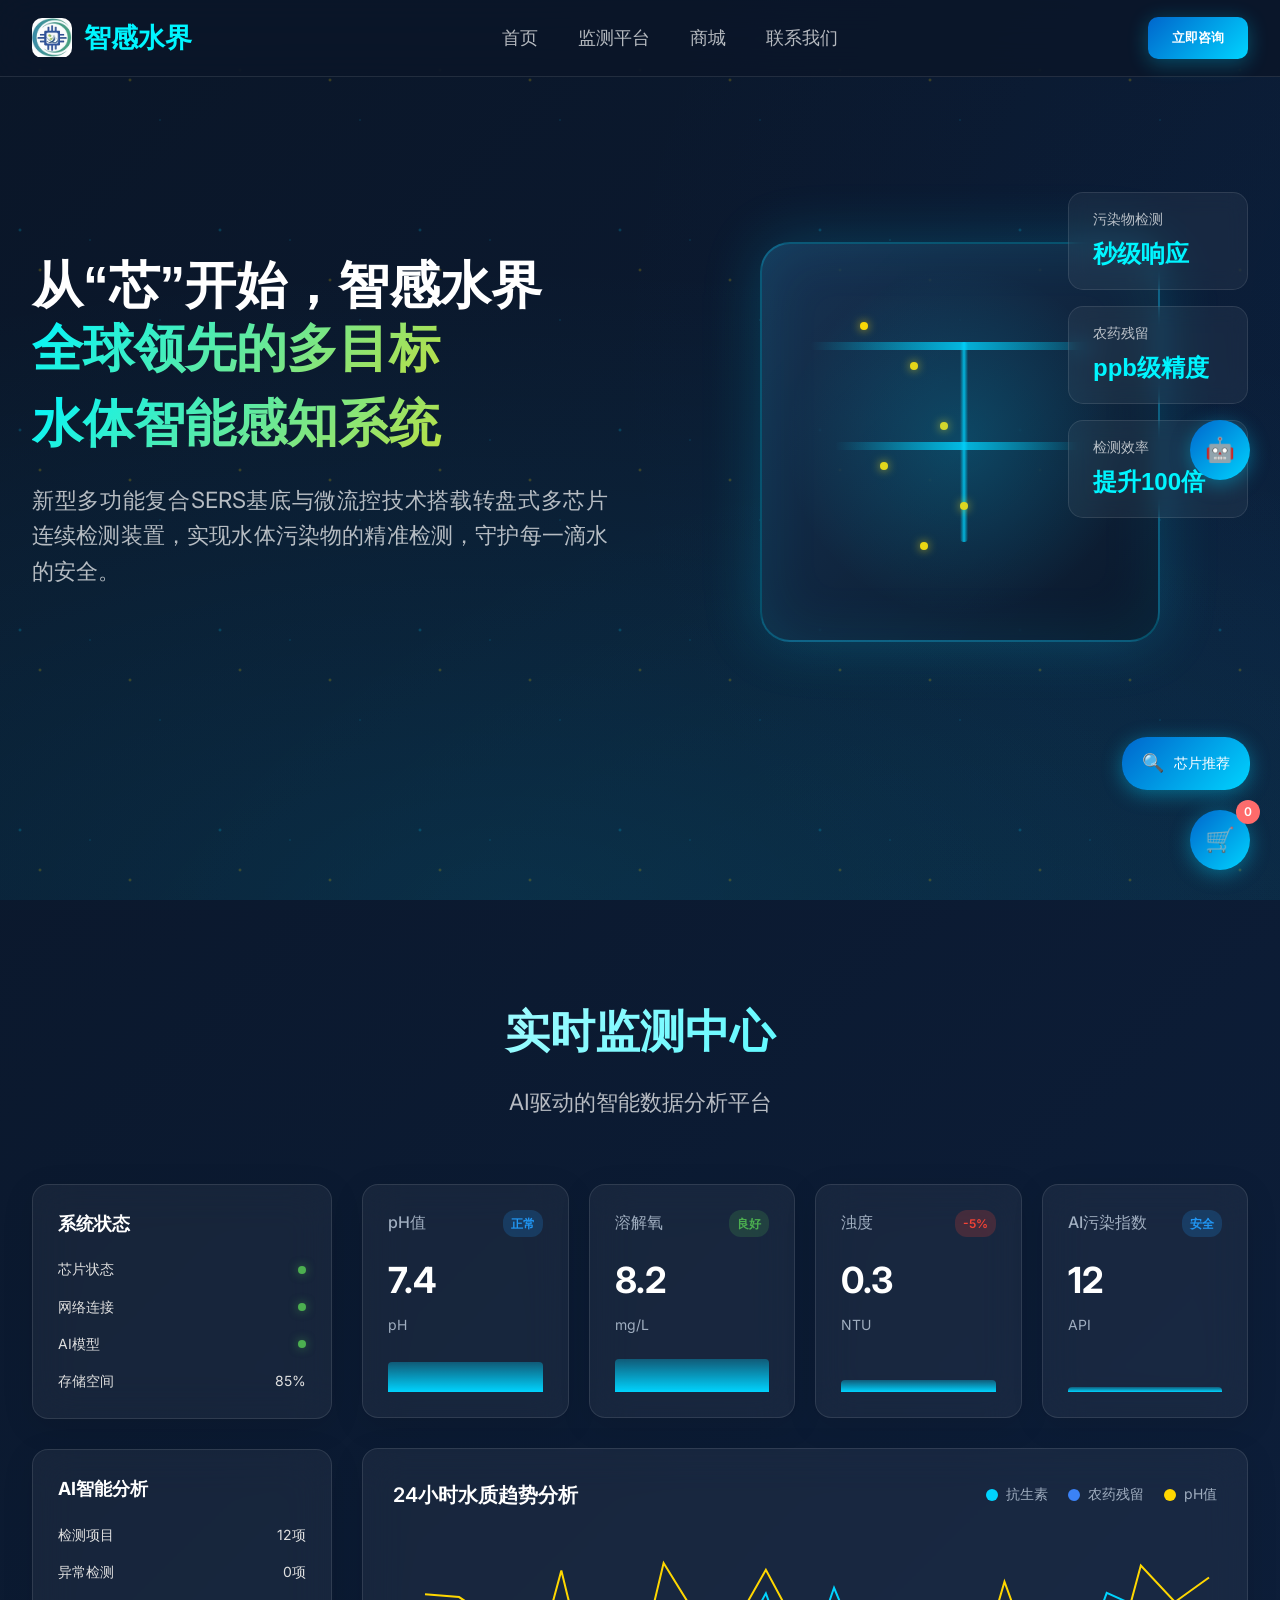
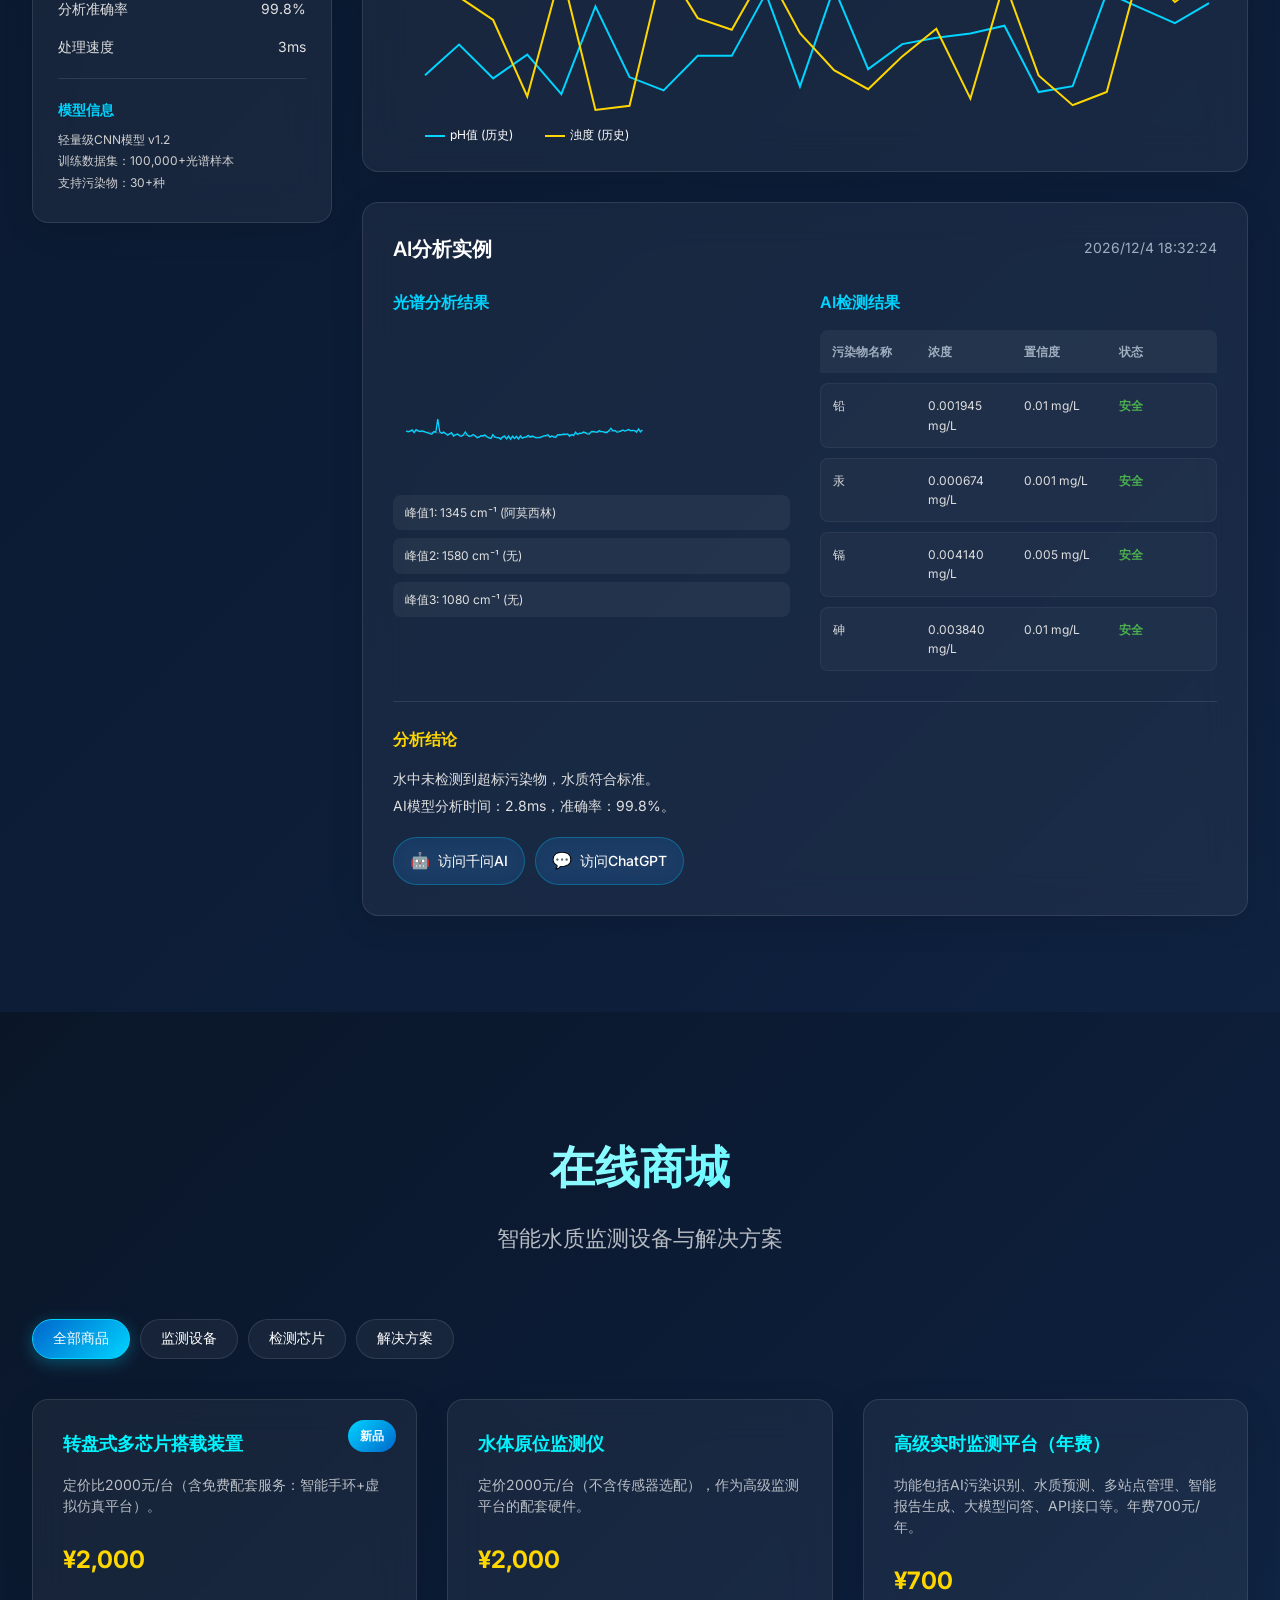
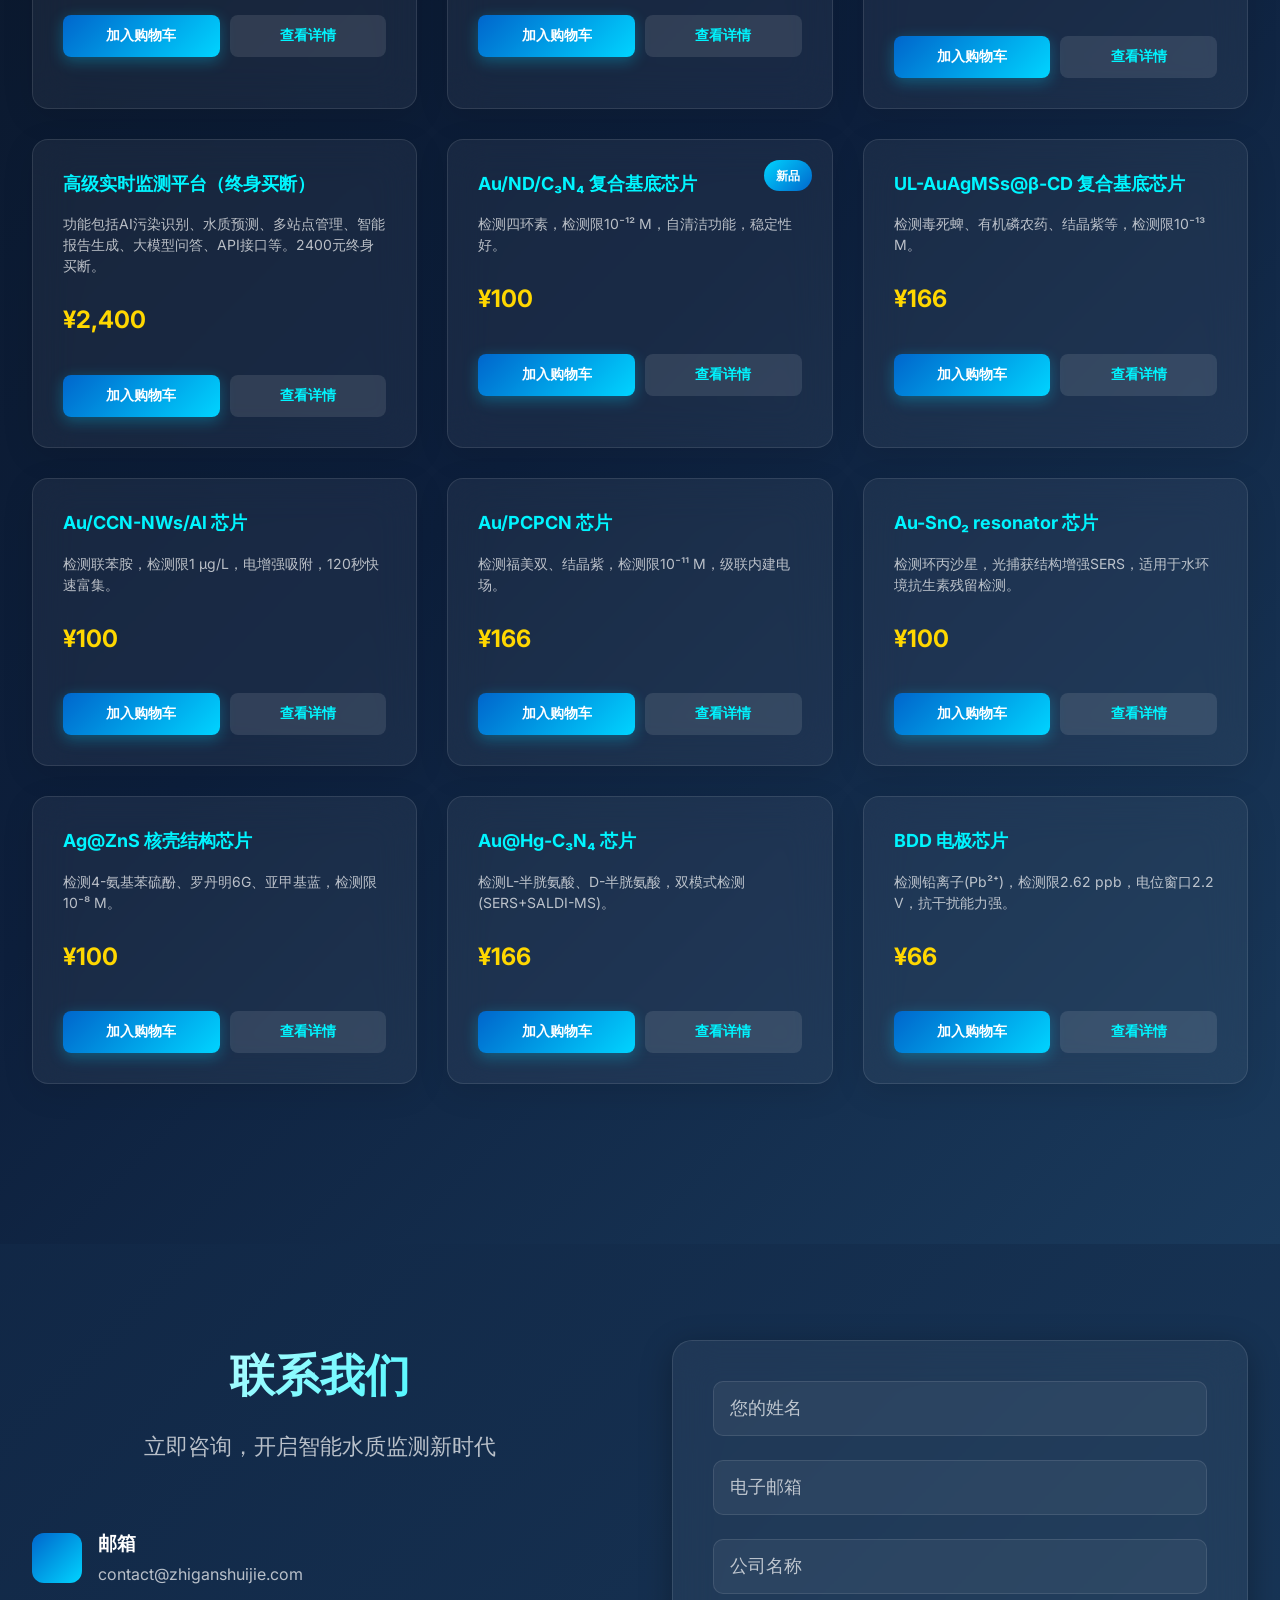
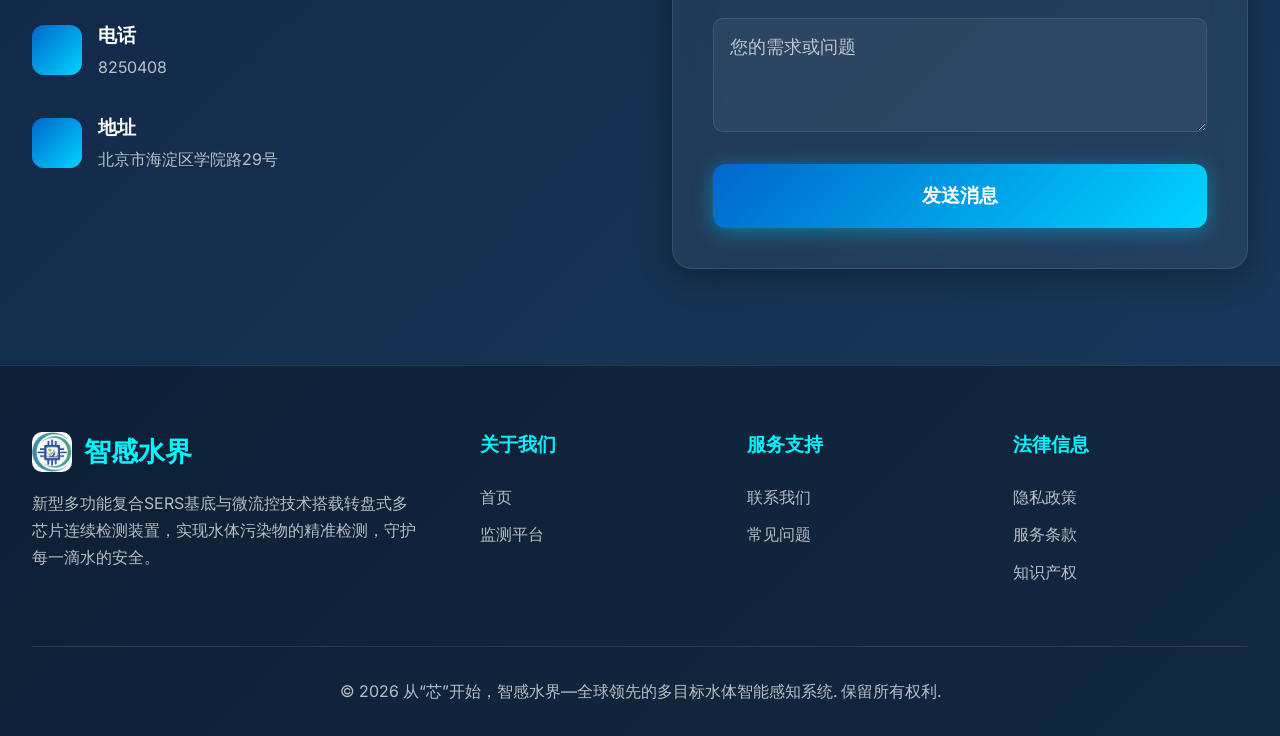
<file: index.html>
<!DOCTYPE html>
<html lang="zh-CN">
<head>
    <meta charset="UTF-8">
    <meta name="viewport" content="width=device-width, initial-scale=1.0">
    <title>从“芯”开始，智感水界—全球领先的多目标水体智能感知系统</title>
    <link rel="stylesheet" href="styles.css">
    <link href="https://fonts.googleapis.com/css2?family=Inter:wght@300;400;500;600;700;800&family=Noto+Sans+SC:wght@300;400;500;600;700;800&display=swap" rel="stylesheet">
</head>
<body>
    <!-- Navigation -->
    <nav class="navbar">
        <div class="nav-container">
            <div class="logo">
                <img src="图标.jpg" alt="质感水界" class="logo-icon">
                <span>智感水界</span>
            </div>
            <ul class="nav-menu">
                <li><a href="#home">首页</a></li>
                <li><a href="#dashboard">监测平台</a></li>
                <li><a href="#shop">商城</a></li>
                <li><a href="#contact">联系我们</a></li>
            </ul>
            <button class="cta-button">立即咨询</button>
        </div>
    </nav>

    <!-- Hero Section -->
    <section id="home" class="hero">
        <div class="hero-background">
            <div class="water-flow"></div>
            <div class="particles"></div>
        </div>
        
        <div class="hero-content">
            <div class="hero-text">
                <h1 class="hero-title">
                    <span class="title-line">从“芯”开始，智感水界</span>
                    <div class="highlight-container">
                        <span class="title-line highlight">全球领先的多目标</span>
                        <span class="title-line highlight">水体智能感知系统</span>
                    </div>
                </h1>
                <p class="hero-subtitle">
                    新型多功能复合SERS基底与微流控技术搭载转盘式多芯片连续检测装置，实现水体污染物的精准检测，守护每一滴水的安全。
                </p>
            </div>
            
            <div class="hero-visual">
                <div class="chip-container">
                    <div class="microfluidic-chip">
                        <div class="chip-base"></div>
                        <div class="liquid-channel channel-1"></div>
                        <div class="liquid-channel channel-2"></div>
                        <div class="liquid-channel channel-3"></div>
                        <div class="nanoparticle particle-1"></div>
                        <div class="nanoparticle particle-2"></div>
                        <div class="nanoparticle particle-3"></div>
                        <div class="nanoparticle particle-4"></div>
                        <div class="nanoparticle particle-5"></div>
                        <div class="nanoparticle particle-6"></div>
                        <div class="chip-glow"></div>
                    </div>
                    <div class="floating-data">
                        <div class="data-point">
                            <span class="data-label">污染物检测</span>
                            <span class="data-value">秒级响应</span>
                        </div>
                        <div class="data-point">
                            <span class="data-label">农药残留</span>
                            <span class="data-value">ppb级精度</span>
                        </div>
                        <div class="data-point">
                            <span class="data-label">检测效率</span>
                            <span class="data-value">提升100倍</span>
                        </div>
                    </div>
                </div>
            </div>
        </div>
    </section>

    <!-- Dashboard Section -->
    <section id="dashboard" class="dashboard">
        <div class="container">
            <h2 class="section-title">实时监测中心</h2>
            <p class="section-subtitle">AI驱动的智能数据分析平台</p>
            
            <div class="dashboard-content">
                <div class="dashboard-sidebar">
                    <div class="system-status glass-card">
                        <h3>系统状态</h3>
                        <div class="status-indicators">
                            <div class="status-item">
                                <span>芯片状态</span>
                                <span class="status-dot online"></span>
                            </div>
                            <div class="status-item">
                                <span>网络连接</span>
                                <span class="status-dot online"></span>
                            </div>
                            <div class="status-item">
                                <span>AI模型</span>
                                <span class="status-dot online"></span>
                            </div>
                            <div class="status-item">
                                <span>存储空间</span>
                                <span>85%</span>
                            </div>
                        </div>
                    </div>
                    
                    <div class="ai-analysis glass-card">
                        <h3>AI智能分析</h3>
                        <div class="analysis-result">
                            <div class="analysis-item">
                                <span>检测项目</span>
                                <span>12项</span>
                            </div>
                            <div class="analysis-item">
                                <span>异常检测</span>
                                <span>0项</span>
                            </div>
                            <div class="analysis-item">
                                <span>分析准确率</span>
                                <span>99.8%</span>
                            </div>
                            <div class="analysis-item">
                                <span>处理速度</span>
                                <span>3ms</span>
                            </div>
                        </div>
                        <div class="ai-model-info">
                            <h4>模型信息</h4>
                            <p>轻量级CNN模型 v1.2</p>
                            <p>训练数据集：100,000+光谱样本</p>
                            <p>支持污染物：30+种</p>
                        </div>
                    </div>
                </div>
                
                <div class="dashboard-main">
                    <div class="metrics-grid">
                        <div class="metric-card glass-card">
                            <div class="metric-header">
                                <span class="metric-title">pH值</span>
                                <span class="metric-trend stable">正常</span>
                            </div>
                            <div class="metric-value">7.4</div>
                            <div class="metric-unit">pH</div>
                            <div class="metric-chart">
                                <div class="chart-bar" style="height: 74%"></div>
                            </div>
                        </div>
                        
                        <div class="metric-card glass-card">
                            <div class="metric-header">
                                <span class="metric-title">溶解氧</span>
                                <span class="metric-trend positive">良好</span>
                            </div>
                            <div class="metric-value">8.2</div>
                            <div class="metric-unit">mg/L</div>
                            <div class="metric-chart">
                                <div class="chart-bar" style="height: 82%"></div>
                            </div>
                        </div>
                        
                        <div class="metric-card glass-card">
                            <div class="metric-header">
                                <span class="metric-title">浊度</span>
                                <span class="metric-trend negative">-5%</span>
                            </div>
                            <div class="metric-value">0.3</div>
                            <div class="metric-unit">NTU</div>
                            <div class="metric-chart">
                                <div class="chart-bar" style="height: 30%"></div>
                            </div>
                        </div>
                        
                        <div class="metric-card glass-card">
                            <div class="metric-header">
                                <span class="metric-title">AI污染指数</span>
                                <span class="metric-trend stable">安全</span>
                            </div>
                            <div class="metric-value">12</div>
                            <div class="metric-unit">API</div>
                            <div class="metric-chart">
                                <div class="chart-bar" style="height: 12%"></div>
                            </div>
                        </div>
                    </div>
                    
                    <div class="main-chart glass-card">
                        <div class="chart-header">
                            <h4>24小时水质趋势分析</h4>
                            <div class="chart-legend">
                                <span class="legend-item"><span class="legend-dot cyan"></span>抗生素</span>
                                <span class="legend-item"><span class="legend-dot blue"></span>农药残留</span>
                                <span class="legend-item"><span class="legend-dot gold"></span>pH值</span>
                            </div>
                        </div>
                        <div class="chart-area">
                            <svg class="chart-svg" viewBox="0 0 800 200">
                                <defs>
                                    <linearGradient id="gradient1" x1="0%" y1="0%" x2="0%" y2="100%">
                                        <stop offset="0%" style="stop-color:#00d4ff;stop-opacity:0.3" />
                                        <stop offset="100%" style="stop-color:#00d4ff;stop-opacity:0" />
                                    </linearGradient>
                                </defs>
                                <path class="chart-path" d="M0,150 Q100,100 200,120 T400,80 T600,100 T800,60" fill="none" stroke="#00d4ff" stroke-width="2"/>
                                <path class="chart-area-fill" d="M0,150 Q100,100 200,120 T400,80 T600,100 T800,60 L800,200 L0,200 Z" fill="url(#gradient1)"/>
                            </svg>
                        </div>
                    </div>
                    
                    <!-- AI Analysis Example Section -->
                    <div class="ai-analysis-example glass-card">
                        <div class="analysis-header">
                            <h4>AI分析实例</h4>
                            <span class="analysis-time">2026-12-20 19:45:30</span>
                        </div>
                        <div class="analysis-content">
                            <div class="spectral-analysis">
                                <h5>光谱分析结果</h5>
                                <div class="spectrum-chart">
                                    <svg class="spectrum-svg" viewBox="0 0 600 150">
                                        <path class="spectrum-path" d="M0,100 Q50,80 100,90 T200,70 T300,85 T400,60 T500,75 T600,50" fill="none" stroke="#ffd700" stroke-width="2"/>
                                        <path class="spectrum-baseline" d="M0,120 L600,120" stroke="#666" stroke-width="1" stroke-dasharray="5,5"/>
                                    </svg>
                                </div>
                                <div class="spectral-peaks">
                                    <span class="peak">峰值1: 1345 cm⁻¹ (阿莫西林)</span>
                                    <span class="peak">峰值2: 1580 cm⁻¹ (无)</span>
                                    <span class="peak">峰值3: 1080 cm⁻¹ (无)</span>
                                </div>
                            </div>
                            <div class="ai-detection-results">
                                <h5>AI检测结果</h5>
                                <div class="detection-table">
                                    <div class="table-header">
                                        <span>污染物名称</span>
                                        <span>浓度</span>
                                        <span>置信度</span>
                                        <span>状态</span>
                                    </div>
                                    <div class="table-row">
                                        <span>阿莫西林</span>
                                        <span>0.02 mg/L</span>
                                        <span>99.8%</span>
                                        <span class="status-safe">安全</span>
                                    </div>
                                    <div class="table-row">
                                        <span>四环素</span>
                                        <span>未检测到</span>
                                        <span>-</span>
                                        <span class="status-safe">安全</span>
                                    </div>
                                    <div class="table-row">
                                        <span>农药残留</span>
                                        <span>未检测到</span>
                                        <span>-</span>
                                        <span class="status-safe">安全</span>
                                    </div>
                                    <div class="table-row">
                                        <span>重金属</span>
                                        <span>未检测到</span>
                                        <span>-</span>
                                        <span class="status-safe">安全</span>
                                    </div>
                                </div>
                            </div>
                        </div>
                        <div class="analysis-conclusion">
                            <h5>分析结论</h5>
                            <p>水样中检测到低浓度阿莫西林（0.02 mg/L），低于国家标准限量（0.05 mg/L），水质安全。</p>
                            <p>AI模型分析时间：2.8ms，准确率：99.8%。</p>
                            <div class="ai-assistant-links">
                                <a href="https://qianwen.aliyun.com/" target="_blank" class="ai-link-button">
                                    <span class="ai-icon">🤖</span>
                                    访问千问AI
                                </a>
                                <a href="https://chat.openai.com/" target="_blank" class="ai-link-button">
                                    <span class="ai-icon">💬</span>
                                    访问ChatGPT
                                </a>
                            </div>
                        </div>
                    </div>
                </div>
            </div>
        </div>
    </section>

    <!-- Shop Section -->
    <section id="shop" class="shop">
        <div class="container">
            <h2 class="section-title">在线商城</h2>
            <p class="section-subtitle">智能水质监测设备与解决方案</p>
            
            <div class="shop-content">
                <!-- Shop Categories -->
                <div class="shop-categories">
                    <button class="category-btn active" data-category="all">全部商品</button>
                    <button class="category-btn" data-category="equipment">监测设备</button>
                    <button class="category-btn" data-category="chips">检测芯片</button>
                    <button class="category-btn" data-category="solutions">解决方案</button>
                </div>
                
                <!-- Products Grid -->
                <div class="products-grid">
                    <!-- Product 1 -->
                    <div class="product-card glass-card" data-category="equipment">
                        <div class="product-info">
                            <div class="product-badge new">新品</div>
                            <h3 class="product-title">转盘式多芯片搭载装置</h3>
                            <p class="product-description">定价比2000元/台（含免费配套服务：智能手环+虚拟仿真平台）。</p>
                            <div class="product-price">¥2,000</div>
                            <div class="product-actions">
                                <button class="add-to-cart" data-id="1">加入购物车</button>
                                <button class="view-details" data-id="1">查看详情</button>
                            </div>
                        </div>
                    </div>
                    
                    <!-- Product 2 -->
                    <div class="product-card glass-card" data-category="equipment">
                        <div class="product-info">
                            <h3 class="product-title">水体原位监测仪</h3>
                            <p class="product-description">定价2000元/台（不含传感器选配），作为高级监测平台的配套硬件。</p>
                            <div class="product-price">¥2,000</div>
                            <div class="product-actions">
                                <button class="add-to-cart" data-id="2">加入购物车</button>
                                <button class="view-details" data-id="2">查看详情</button>
                            </div>
                        </div>
                    </div>
                    
                    <!-- Product 3 -->
                    <div class="product-card glass-card" data-category="solutions">
                        <div class="product-info">
                            <h3 class="product-title">高级实时监测平台（年费）</h3>
                            <p class="product-description">功能包括AI污染识别、水质预测、多站点管理、智能报告生成、大模型问答、API接口等。年费700元/年。</p>
                            <div class="product-price">¥700</div>
                            <div class="product-actions">
                                <button class="add-to-cart" data-id="3">加入购物车</button>
                                <button class="view-details" data-id="3">查看详情</button>
                            </div>
                        </div>
                    </div>
                    
                    <!-- Product 4 -->
                    <div class="product-card glass-card" data-category="solutions">
                        <div class="product-info">
                            <h3 class="product-title">高级实时监测平台（终身买断）</h3>
                            <p class="product-description">功能包括AI污染识别、水质预测、多站点管理、智能报告生成、大模型问答、API接口等。2400元终身买断。</p>
                            <div class="product-price">¥2,400</div>
                            <div class="product-actions">
                                <button class="add-to-cart" data-id="4">加入购物车</button>
                                <button class="view-details" data-id="4">查看详情</button>
                            </div>
                        </div>
                    </div>
                    
                    <!-- Chip Products -->
                    <!-- Chip 1 -->
                    <div class="product-card glass-card" data-category="chips">
                        <div class="product-info">
                            <div class="product-badge new">新品</div>
                            <h3 class="product-title">Au/ND/C₃N₄ 复合基底芯片</h3>
                            <p class="product-description">检测四环素，检测限10⁻¹² M，自清洁功能，稳定性好。</p>
                            <div class="product-price">¥100</div>
                            <div class="product-actions">
                                <button class="add-to-cart" data-id="5">加入购物车</button>
                                <button class="view-details" data-id="5">查看详情</button>
                            </div>
                        </div>
                    </div>
                    
                    <!-- Chip 2 -->
                    <div class="product-card glass-card" data-category="chips">
                        <div class="product-info">
                            <h3 class="product-title">UL-AuAgMSs@β-CD 复合基底芯片</h3>
                            <p class="product-description">检测毒死蜱、有机磷农药、结晶紫等，检测限10⁻¹³ M。</p>
                            <div class="product-price">¥166</div>
                            <div class="product-actions">
                                <button class="add-to-cart" data-id="6">加入购物车</button>
                                <button class="view-details" data-id="6">查看详情</button>
                            </div>
                        </div>
                    </div>
                    
                    <!-- Chip 3 -->
                    <div class="product-card glass-card" data-category="chips">
                        <div class="product-info">
                            <h3 class="product-title">Au/CCN-NWs/Al 芯片</h3>
                            <p class="product-description">检测联苯胺，检测限1 μg/L，电增强吸附，120秒快速富集。</p>
                            <div class="product-price">¥100</div>
                            <div class="product-actions">
                                <button class="add-to-cart" data-id="7">加入购物车</button>
                                <button class="view-details" data-id="7">查看详情</button>
                            </div>
                        </div>
                    </div>
                    
                    <!-- Chip 4 -->
                    <div class="product-card glass-card" data-category="chips">
                        <div class="product-info">
                            <h3 class="product-title">Au/PCPCN 芯片</h3>
                            <p class="product-description">检测福美双、结晶紫，检测限10⁻¹¹ M，级联内建电场。</p>
                            <div class="product-price">¥166</div>
                            <div class="product-actions">
                                <button class="add-to-cart" data-id="8">加入购物车</button>
                                <button class="view-details" data-id="8">查看详情</button>
                            </div>
                        </div>
                    </div>
                    
                    <!-- Chip 5 -->
                    <div class="product-card glass-card" data-category="chips">
                        <div class="product-info">
                            <h3 class="product-title">Au-SnO₂ resonator 芯片</h3>
                            <p class="product-description">检测环丙沙星，光捕获结构增强SERS，适用于水环境抗生素残留检测。</p>
                            <div class="product-price">¥100</div>
                            <div class="product-actions">
                                <button class="add-to-cart" data-id="9">加入购物车</button>
                                <button class="view-details" data-id="9">查看详情</button>
                            </div>
                        </div>
                    </div>
                    
                    <!-- Chip 6 -->
                    <div class="product-card glass-card" data-category="chips">
                        <div class="product-info">
                            <h3 class="product-title">Ag@ZnS 核壳结构芯片</h3>
                            <p class="product-description">检测4-氨基苯硫酚、罗丹明6G、亚甲基蓝，检测限10⁻⁸ M。</p>
                            <div class="product-price">¥100</div>
                            <div class="product-actions">
                                <button class="add-to-cart" data-id="10">加入购物车</button>
                                <button class="view-details" data-id="10">查看详情</button>
                            </div>
                        </div>
                    </div>
                    
                    <!-- Chip 7 -->
                    <div class="product-card glass-card" data-category="chips">
                        <div class="product-info">
                            <h3 class="product-title">Au@Hg-C₃N₄ 芯片</h3>
                            <p class="product-description">检测L-半胱氨酸、D-半胱氨酸，双模式检测(SERS+SALDI-MS)。</p>
                            <div class="product-price">¥166</div>
                            <div class="product-actions">
                                <button class="add-to-cart" data-id="11">加入购物车</button>
                                <button class="view-details" data-id="11">查看详情</button>
                            </div>
                        </div>
                    </div>
                    
                    <!-- Chip 8 -->
                    <div class="product-card glass-card" data-category="chips">
                        <div class="product-info">
                            <h3 class="product-title">BDD 电极芯片</h3>
                            <p class="product-description">检测铅离子(Pb²⁺)，检测限2.62 ppb，电位窗口2.2 V，抗干扰能力强。</p>
                            <div class="product-price">¥66</div>
                            <div class="product-actions">
                                <button class="add-to-cart" data-id="12">加入购物车</button>
                                <button class="view-details" data-id="12">查看详情</button>
                            </div>
                        </div>
                    </div>
                </div>
                
                <!-- Shopping Cart -->
                <div class="shopping-cart glass-card">
                    <div class="cart-header">
                        <h3>购物车</h3>
                        <button class="cart-close">×</button>
                    </div>
                    <div class="cart-items" id="cartItems">
                        <div class="cart-empty">
                            <p>购物车为空</p>
                        </div>
                    </div>
                    <div class="cart-summary">
                        <div class="cart-total">
                            <span>总计：</span>
                            <span class="total-price">¥0</span>
                        </div>
                        <button class="checkout-btn">结算</button>
                    </div>
                </div>
                
                <!-- Chip Recommendation System -->
                <div class="chip-recommendation glass-card">
                    <div class="recommendation-header">
                        <h3>芯片智能推荐</h3>
                        <button class="recommendation-close">×</button>
                    </div>
                    <div class="recommendation-content">
                        <div class="pollutants-selection">
                            <h4>选择需要监测的污染物</h4>
                            <div class="pollutants-list">
                                <div class="pollutant-item">
                                    <input type="checkbox" id="pollutant-1" value="tetracycline">
                                    <label for="pollutant-1">四环素 (Tetracycline)</label>
                                </div>
                                <div class="pollutant-item">
                                    <input type="checkbox" id="pollutant-2" value="chlorpyrifos">
                                    <label for="pollutant-2">毒死蜱 (CPF)</label>
                                </div>
                                <div class="pollutant-item">
                                    <input type="checkbox" id="pollutant-3" value="crystal-violet">
                                    <label for="pollutant-3">结晶紫 (CV)</label>
                                </div>
                                <div class="pollutant-item">
                                    <input type="checkbox" id="pollutant-4" value="methylene-blue">
                                    <label for="pollutant-4">亚甲基蓝 (MB)</label>
                                </div>
                                <div class="pollutant-item">
                                    <input type="checkbox" id="pollutant-5" value="methyl-orange">
                                    <label for="pollutant-5">甲基橙 (MO)</label>
                                </div>
                                <div class="pollutant-item">
                                    <input type="checkbox" id="pollutant-6" value="benzidine">
                                    <label for="pollutant-6">联苯胺 (Benzidine)</label>
                                </div>
                                <div class="pollutant-item">
                                    <input type="checkbox" id="pollutant-7" value="thiram">
                                    <label for="pollutant-7">福美双 (Thiram)</label>
                                </div>
                                <div class="pollutant-item">
                                    <input type="checkbox" id="pollutant-8" value="ciprofloxacin">
                                    <label for="pollutant-8">环丙沙星 (Ciprofloxacin)</label>
                                </div>
                                <div class="pollutant-item">
                                    <input type="checkbox" id="pollutant-9" value="4-atp">
                                    <label for="pollutant-9">4-氨基苯硫酚 (4-ATP)</label>
                                </div>
                                <div class="pollutant-item">
                                    <input type="checkbox" id="pollutant-10" value="rhodamine-6g">
                                    <label for="pollutant-10">罗丹明6G (R6G)</label>
                                </div>
                                <div class="pollutant-item">
                                    <input type="checkbox" id="pollutant-11" value="cysteine">
                                    <label for="pollutant-11">半胱氨酸 (Cysteine)</label>
                                </div>
                                <div class="pollutant-item">
                                    <input type="checkbox" id="pollutant-12" value="lead">
                                    <label for="pollutant-12">铅离子 (Pb²⁺)</label>
                                </div>
                            </div>
                        </div>
                        <button class="recommend-btn" id="recommendBtn">获取推荐</button>
                        <div class="recommendation-results" id="recommendationResults">
                            <h4>推荐芯片</h4>
                            <div class="recommendation-empty">
                                <p>请选择污染物并点击获取推荐</p>
                            </div>
                        </div>
                    </div>
                </div>
                
                <!-- Cart Button -->
                <div class="cart-button" id="cartButton">
                    <span class="cart-icon">🛒</span>
                    <span class="cart-count" id="cartCount">0</span>
                </div>
                
                <!-- Chip Recommendation Button -->
                <div class="recommendation-button" id="recommendationButton">
                    <span class="recommendation-icon">🔍</span>
                    <span class="recommendation-text">芯片推荐</span>
                </div>
            </div>
        </div>
    </section>

    <!-- Product Detail Modal -->
    <div class="product-modal" id="productModal">
        <div class="modal-content glass-card">
            <div class="modal-header">
                <h3 id="modalTitle">产品详情</h3>
                <button class="modal-close" id="modalClose">×</button>
            </div>
            <div class="modal-body">
                <div class="product-detail-content">
                    <div class="product-detail-info">
                        <h4 id="modalProductName">产品名称</h4>
                        <div class="product-detail-table">
                            <table>
                                <tr>
                                    <th>编号</th>
                                    <td id="modalProductId"></td>
                                </tr>
                                <tr>
                                    <th>检测对象</th>
                                    <td id="modalDetectionTarget"></td>
                                </tr>
                                <tr>
                                    <th>污染物类别</th>
                                    <td id="modalPollutantType"></td>
                                </tr>
                                <tr>
                                    <th>检测限</th>
                                    <td id="modalDetectionLimit"></td>
                                </tr>
                                <tr>
                                    <th>关键性能指标</th>
                                    <td id="modalKeyFeatures"></td>
                                </tr>
                            </table>
                        </div>
                        <div class="product-detail-price" id="modalPrice"></div>
                        <div class="product-detail-actions">
                            <button class="add-to-cart-modal" id="modalAddToCart">加入购物车</button>
                        </div>
                    </div>
                </div>
            </div>
        </div>
    </div>

    <!-- Contact Section -->
    <section id="contact" class="contact">
        <div class="container">
            <div class="contact-content">
                <div class="contact-info">
                    <h2 class="section-title">联系我们</h2>
                    <p class="section-subtitle">立即咨询，开启智能水质监测新时代</p>
                    
                    <div class="contact-details">
                        <div class="contact-item">
                            <div class="contact-icon"></div>
                            <div>
                                <h4>邮箱</h4>
                                <p>contact@zhiganshuijie.com</p>
                            </div>
                        </div>
                        <div class="contact-item">
                            <div class="contact-icon"></div>
                            <div>
                                <h4>电话</h4>
                                <p>8250408</p>
                            </div>
                        </div>
                        <div class="contact-item">
                            <div class="contact-icon"></div>
                            <div>
                                <h4>地址</h4>
                                <p>北京市海淀区学院路29号</p>
                            </div>
                        </div>
                    </div>
                </div>
                
                <div class="contact-form glass-card">
                    <form>
                        <div class="form-group">
                            <input type="text" placeholder="您的姓名" required>
                        </div>
                        <div class="form-group">
                            <input type="email" placeholder="电子邮箱" required>
                        </div>
                        <div class="form-group">
                            <input type="text" placeholder="公司名称" required>
                        </div>
                        <div class="form-group">
                            <textarea placeholder="您的需求或问题" rows="4" required></textarea>
                        </div>
                        <button type="submit" class="submit-button">发送消息</button>
                    </form>
                </div>
            </div>
        </div>
    </section>

    <!-- Footer -->
    <footer class="footer">
        <div class="container">
            <div class="footer-content">
                <div class="footer-brand">
                    <div class="logo">
                        <img src="图标.jpg" alt="智感水界" class="logo-icon">
                        <span>智感水界</span>
                    </div>
                    <p>新型多功能复合SERS基底与微流控技术搭载转盘式多芯片连续检测装置，实现水体污染物的精准检测，守护每一滴水的安全。</p>
                </div>
                
                <div class="footer-links">
                    <div class="link-column">
                        <h4>关于我们</h4>
                        <a href="#home">首页</a>
                        <a href="#dashboard">监测平台</a>
                    </div>
                    <div class="link-column">
                        <h4>服务支持</h4>
                        <a href="#contact">联系我们</a>
                        <a href="#">常见问题</a>
                    </div>
                    <div class="link-column">
                        <h4>法律信息</h4>
                        <a href="#">隐私政策</a>
                        <a href="#">服务条款</a>
                        <a href="#">知识产权</a>
                    </div>
                </div>
            </div>
            
            <div class="footer-bottom">
                <p>&copy; 2026 从“芯”开始，智感水界—全球领先的多目标水体智能感知系统. 保留所有权利.</p>
            </div>
        </div>
    </footer>

    <script src="api_client.js"></script>
    <script src="script.js"></script>
    
    <!-- AI Assistant -->
    <div class="ai-assistant-container">
        <div class="ai-assistant-button" id="aiAssistantButton">
            <span class="ai-icon">🤖</span>
        </div>
        <div class="ai-assistant-panel" id="aiAssistantPanel">
            <div class="ai-assistant-header">
                <h3>AI智能助手</h3>
                <button class="ai-assistant-close" id="aiAssistantClose">×</button>
            </div>
            <div class="ai-assistant-messages" id="aiAssistantMessages">
                <div class="ai-message">
                    <div class="message-content">
                        <p>你好！我是智感水界的AI助手，有什么可以帮助你的吗？</p>
                    </div>
                </div>
            </div>
            <div class="ai-assistant-input">
                <input type="text" id="aiAssistantInput" placeholder="请输入你的问题...">
                <button id="aiAssistantSubmit">发送</button>
            </div>
        </div>
    </div>
</body>
</html>
</file>
<file: styles.css>
/* Reset and Base Styles */
* {
    margin: 0;
    padding: 0;
    box-sizing: border-box;
}

/* AI Assistant Links */
.ai-assistant-links {
    display: flex;
    gap: 10px;
    margin-top: 20px;
    flex-wrap: wrap;
}

.ai-link-button {
    display: flex;
    align-items: center;
    gap: 8px;
    padding: 10px 16px;
    background: rgba(0, 102, 204, 0.2);
    backdrop-filter: blur(10px);
    border: 1px solid rgba(0, 212, 255, 0.3);
    border-radius: 25px;
    color: var(--text-primary);
    text-decoration: none;
    font-size: 14px;
    font-weight: 500;
    transition: all 0.3s ease;
}

.ai-link-button:hover {
    background: rgba(0, 102, 204, 0.4);
    border-color: var(--cyan);
    box-shadow: 0 4px 16px rgba(0, 212, 255, 0.3);
    transform: translateY(-2px);
}

.ai-icon {
    font-size: 16px;
}

/* Responsive adjustments for AI links */
@media (max-width: 768px) {
    .ai-assistant-links {
        flex-direction: column;
    }
    
    .ai-link-button {
        justify-content: center;
    }
}

:root {
    --primary-blue: #0066cc;
    --deep-navy: #0a1628;
    --navy-dark: #0d1f3c;
    --navy-light: #1a3a5c;
    --cyan: #00d4ff;
    --cyan-light: #00f5ff;
    --gold: #ffd700;
    --gold-light: #ffed4a;
    --white: #ffffff;
    --glass-bg: rgba(255, 255, 255, 0.05);
    --glass-border: rgba(255, 255, 255, 0.1);
    --text-primary: #ffffff;
    --text-secondary: rgba(255, 255, 255, 0.7);
}

body {
    font-family: 'Inter', -apple-system, BlinkMacSystemFont, sans-serif;
    background: linear-gradient(135deg, var(--deep-navy) 0%, var(--navy-dark) 50%, var(--navy-light) 100%);
    color: var(--text-primary);
    overflow-x: hidden;
    min-height: 100vh;
    line-height: 1.6;
}

/* Glassmorphism Effect */
.glass-card {
    background: var(--glass-bg);
    backdrop-filter: blur(20px);
    -webkit-backdrop-filter: blur(20px);
    border: 1px solid var(--glass-border);
    border-radius: 20px;
    box-shadow: 0 8px 32px rgba(0, 0, 0, 0.3);
    transition: all 0.3s ease;
}

.glass-card:hover {
    background: rgba(255, 255, 255, 0.08);
    border-color: rgba(255, 255, 255, 0.2);
    box-shadow: 0 12px 48px rgba(0, 102, 204, 0.2);
}

/* Navigation */
.navbar {
    position: fixed;
    top: 0;
    left: 0;
    right: 0;
    z-index: 1000;
    background: rgba(10, 22, 40, 0.8);
    backdrop-filter: blur(20px);
    border-bottom: 1px solid var(--glass-border);
    padding: 1rem 0;
}

.nav-container {
    max-width: 1400px;
    margin: 0 auto;
    padding: 0 2rem;
    display: flex;
    justify-content: space-between;
    align-items: center;
}

.logo {
    display: flex;
    align-items: center;
    gap: 0.75rem;
    font-family: 'Orbitron', sans-serif;
    font-size: 1.7rem;
    font-weight: 700;
    color: var(--cyan-light);
}

.logo-icon {
    width: 40px;
    height: 40px;
    border-radius: 10px;
    object-fit: contain;
}

.nav-menu {
    display: flex;
    list-style: none;
    gap: 2.5rem;
}

.nav-menu a {
    color: var(--text-secondary);
    text-decoration: none;
    font-weight: 500;
    font-size: 1.1rem;
    transition: color 0.3s ease;
    position: relative;
}

.nav-menu a::after {
    content: '';
    position: absolute;
    bottom: -5px;
    left: 0;
    width: 0;
    height: 2px;
    background: var(--cyan);
    transition: width 0.3s ease;
}

.nav-menu a:hover {
    color: var(--cyan-light);
}

.nav-menu a:hover::after {
    width: 100%;
}

.cta-button {
    background: linear-gradient(135deg, var(--primary-blue), var(--cyan));
    color: var(--white);
    border: none;
    padding: 0.75rem 1.5rem;
    border-radius: 10px;
    font-weight: 600;
    cursor: pointer;
    transition: all 0.3s ease;
    box-shadow: 0 4px 20px rgba(0, 212, 255, 0.3);
}

.cta-button:hover {
    transform: translateY(-2px);
    box-shadow: 0 6px 30px rgba(0, 212, 255, 0.5);
}

/* Hero Section */
.hero {
    min-height: 100vh;
    display: flex;
    align-items: center;
    position: relative;
    padding-top: 80px;
    overflow: hidden;
}

.hero-background {
    position: absolute;
    top: 0;
    left: 0;
    right: 0;
    bottom: 0;
    z-index: -1;
}

.water-flow {
    position: absolute;
    width: 200%;
    height: 200%;
    background: 
        radial-gradient(ellipse at 20% 50%, rgba(0, 212, 255, 0.1) 0%, transparent 50%),
        radial-gradient(ellipse at 80% 20%, rgba(0, 102, 204, 0.1) 0%, transparent 50%),
        radial-gradient(ellipse at 40% 80%, rgba(0, 245, 255, 0.05) 0%, transparent 50%);
    animation: waterFlow 20s ease-in-out infinite;
}

@keyframes waterFlow {
    0%, 100% { transform: translate(0, 0) rotate(0deg); }
    50% { transform: translate(-10%, -10%) rotate(5deg); }
}

.particles {
    position: absolute;
    width: 100%;
    height: 100%;
    background-image: 
        radial-gradient(2px 2px at 20px 30px, rgba(0, 212, 255, 0.3), transparent),
        radial-gradient(2px 2px at 40px 70px, rgba(255, 215, 0, 0.3), transparent),
        radial-gradient(1px 1px at 90px 40px, rgba(0, 212, 255, 0.3), transparent),
        radial-gradient(2px 2px at 130px 80px, rgba(255, 215, 0, 0.3), transparent),
        radial-gradient(1px 1px at 160px 120px, rgba(0, 212, 255, 0.3), transparent);
    background-size: 200px 200px;
    animation: particles 30s linear infinite;
}

@keyframes particles {
    0% { transform: translateY(0); }
    100% { transform: translateY(-200px); }
}

.hero-content {
    max-width: 1400px;
    margin: 0 auto;
    padding: 0 2rem;
    display: grid;
    grid-template-columns: 1fr 1fr;
    gap: 4rem;
    align-items: center;
}

.hero-text {
    animation: fadeInUp 1s ease-out;
}

@keyframes fadeInUp {
    from {
        opacity: 0;
        transform: translateY(30px);
    }
    to {
        opacity: 1;
        transform: translateY(0);
    }
}

.hero-title {
    font-family: 'Orbitron', sans-serif;
    font-size: 3.2rem;
    font-weight: 700;
    line-height: 1.2;
    margin-bottom: 1.5rem;
    max-width: 600px;
    text-align: justify;
}

.title-line {
    display: block;
    text-align: justify;
}

.highlight-container {
    display: flex;
    flex-direction: column;
    width: 100%;
    gap: 0.5rem;
}

.title-line.highlight {
    background: linear-gradient(135deg, var(--cyan-light), var(--gold));
    -webkit-background-clip: text;
    -webkit-text-fill-color: transparent;
    background-clip: text;
    text-align: justify;
    line-height: 1.3;
    margin: 0;
}

.hero-subtitle {
    font-size: 1.4rem;
    color: var(--text-secondary);
    line-height: 1.6;
    margin-bottom: 2.5rem;
    max-width: 600px;
    text-align: justify;
}

.hero-buttons {
    display: flex;
    gap: 1rem;
}

.primary-button {
    background: linear-gradient(135deg, var(--primary-blue), var(--cyan));
    color: var(--white);
    border: none;
    padding: 1.4rem 3rem;
    border-radius: 12px;
    font-size: 1.3rem;
    font-weight: 600;
    cursor: pointer;
    transition: all 0.3s ease;
    box-shadow: 0 4px 20px rgba(0, 212, 255, 0.4);
}

.primary-button:hover {
    transform: translateY(-3px);
    box-shadow: 0 8px 30px rgba(0, 212, 255, 0.6);
}

.secondary-button {
    background: transparent;
    color: var(--cyan-light);
    border: 2px solid var(--cyan);
    padding: 1.4rem 3rem;
    border-radius: 12px;
    font-size: 1.3rem;
    font-weight: 600;
    cursor: pointer;
    transition: all 0.3s ease;
}

.secondary-button:hover {
    background: rgba(0, 212, 255, 0.1);
    transform: translateY(-3px);
}

/* Microfluidic Chip Visual */
.hero-visual {
    position: relative;
    animation: fadeInRight 1s ease-out 0.3s backwards;
}

@keyframes fadeInRight {
    from {
        opacity: 0;
        transform: translateX(30px);
    }
    to {
        opacity: 1;
        transform: translateX(0);
    }
}

.chip-container {
    position: relative;
    width: 100%;
    height: 500px;
}

.microfluidic-chip {
    position: absolute;
    top: 50%;
    left: 50%;
    transform: translate(-50%, -50%);
    width: 400px;
    height: 400px;
}

.chip-base {
    position: absolute;
    width: 100%;
    height: 100%;
    background: linear-gradient(135deg, rgba(26, 58, 92, 0.8), rgba(10, 22, 40, 0.9));
    border-radius: 30px;
    border: 2px solid rgba(0, 212, 255, 0.3);
    box-shadow: 
        0 0 60px rgba(0, 212, 255, 0.2),
        inset 0 0 60px rgba(0, 212, 255, 0.1);
}

.liquid-channel {
    position: absolute;
    background: linear-gradient(90deg, transparent, var(--cyan), transparent);
    border-radius: 10px;
    opacity: 0.8;
    animation: liquidFlow 3s ease-in-out infinite;
}

.channel-1 {
    width: 300px;
    height: 8px;
    top: 100px;
    left: 50px;
    animation-delay: 0s;
}

.channel-2 {
    width: 8px;
    height: 200px;
    top: 100px;
    left: 200px;
    animation-delay: 1s;
}

.channel-3 {
    width: 250px;
    height: 8px;
    top: 200px;
    left: 75px;
    animation-delay: 2s;
}

@keyframes liquidFlow {
    0%, 100% { opacity: 0.4; }
    50% { opacity: 1; }
}

.nanoparticle {
    position: absolute;
    width: 20px;
    height: 20px;
    background: radial-gradient(circle, var(--gold-light), var(--gold));
    border-radius: 50%;
    box-shadow: 
        0 0 20px var(--gold),
        0 0 40px rgba(255, 215, 0, 0.5),
        0 0 60px rgba(255, 215, 0, 0.3);
    animation: particleGlow 2s ease-in-out infinite;
}

.particle-1 { top: 80px; left: 100px; animation-delay: 0s; }
.particle-2 { top: 120px; left: 150px; animation-delay: 0.3s; }
.particle-3 { top: 180px; left: 180px; animation-delay: 0.6s; }
.particle-4 { top: 220px; left: 120px; animation-delay: 0.9s; }
.particle-5 { top: 260px; left: 200px; animation-delay: 1.2s; }
.particle-6 { top: 300px; left: 160px; animation-delay: 1.5s; }

@keyframes particleGlow {
    0%, 100% { 
        transform: scale(1);
        box-shadow: 
            0 0 20px var(--gold),
            0 0 40px rgba(255, 215, 0, 0.5),
            0 0 60px rgba(255, 215, 0, 0.3);
    }
    50% { 
        transform: scale(1.2);
        box-shadow: 
            0 0 30px var(--gold),
            0 0 60px rgba(255, 215, 0, 0.7),
            0 0 90px rgba(255, 215, 0, 0.5);
    }
}

.chip-glow {
    position: absolute;
    top: 50%;
    left: 50%;
    transform: translate(-50%, -50%);
    width: 350px;
    height: 350px;
    background: radial-gradient(circle, rgba(0, 212, 255, 0.2), transparent 70%);
    animation: chipPulse 4s ease-in-out infinite;
}

@keyframes chipPulse {
    0%, 100% { opacity: 0.5; transform: translate(-50%, -50%) scale(1); }
    50% { opacity: 1; transform: translate(-50%, -50%) scale(1.1); }
}

.floating-data {
    position: absolute;
    top: 0;
    right: 0;
    display: flex;
    flex-direction: column;
    gap: 1rem;
}

.data-point {
    background: var(--glass-bg);
    backdrop-filter: blur(10px);
    border: 1px solid var(--glass-border);
    border-radius: 15px;
    padding: 1rem 1.5rem;
    min-width: 180px;
    animation: floatIn 0.5s ease-out backwards;
}

.data-point:nth-child(1) { animation-delay: 0.5s; }
.data-point:nth-child(2) { animation-delay: 0.7s; }
.data-point:nth-child(3) { animation-delay: 0.9s; }

@keyframes floatIn {
    from {
        opacity: 0;
        transform: translateX(20px);
    }
    to {
        opacity: 1;
        transform: translateX(0);
    }
}

.data-label {
    display: block;
    font-size: 0.85rem;
    color: var(--text-secondary);
    margin-bottom: 0.25rem;
}

.data-value {
    display: block;
    font-family: 'Orbitron', sans-serif;
    font-size: 1.5rem;
    font-weight: 700;
    color: var(--cyan-light);
}

/* Section Styles */
section {
    padding: 6rem 0;
    position: relative;
}

.container {
    max-width: 1400px;
    margin: 0 auto;
    padding: 0 2rem;
}

.section-title {
    font-family: 'Orbitron', sans-serif;
    font-size: 2.8rem;
    font-weight: 700;
    text-align: center;
    margin-bottom: 1rem;
    background: linear-gradient(135deg, var(--white), var(--cyan-light));
    -webkit-background-clip: text;
    -webkit-text-fill-color: transparent;
    background-clip: text;
}

.section-subtitle {
    text-align: center;
    color: var(--text-secondary);
    font-size: 1.4rem;
    margin-bottom: 4rem;
}

/* Technology Section */
.tech-grid {
    display: grid;
    grid-template-columns: repeat(auto-fit, minmax(280px, 1fr));
    gap: 2rem;
}

.tech-card {
    padding: 2.5rem;
    text-align: center;
}

.tech-icon {
    width: 80px;
    height: 80px;
    margin: 0 auto 1.5rem;
    display: flex;
    align-items: center;
    justify-content: center;
}

.icon-circle {
    width: 60px;
    height: 60px;
    border-radius: 50%;
    background: linear-gradient(135deg, var(--gold), var(--gold-light));
    box-shadow: 0 0 30px rgba(255, 215, 0, 0.5);
}

.icon-circle.cyan {
    background: linear-gradient(135deg, var(--cyan), var(--cyan-light));
    box-shadow: 0 0 30px rgba(0, 212, 255, 0.5);
}

.icon-circle.blue {
    background: linear-gradient(135deg, var(--primary-blue), var(--cyan));
    box-shadow: 0 0 30px rgba(0, 102, 204, 0.5);
}

.icon-circle.purple {
    background: linear-gradient(135deg, #9b59b6, #8e44ad);
    box-shadow: 0 0 30px rgba(155, 89, 182, 0.5);
}

.tech-card h3 {
    font-family: 'Orbitron', sans-serif;
    font-size: 1.3rem;
    margin-bottom: 1rem;
    color: var(--cyan-light);
}

.tech-card p {
    color: var(--text-secondary);
    line-height: 1.6;
    font-size: 0.95rem;
}

/* Products Section */
.products {
    padding: 100px 0;
    background: linear-gradient(135deg, rgba(0, 20, 40, 0.8), rgba(0, 40, 80, 0.6));
}

.products-layout {
    display: grid;
    grid-template-columns: 2fr 1fr;
    gap: 30px;
    margin-top: 50px;
}

.product-main {
    display: grid;
    grid-template-columns: 1fr 1fr;
    gap: 30px;
    padding: 40px;
}

.product-image {
    display: flex;
    align-items: center;
    justify-content: center;
}

.chip-illustration {
    width: 200px;
    height: 200px;
    position: relative;
}

.chip-body {
    width: 100%;
    height: 100%;
    background: linear-gradient(135deg, #1a1a2e, #16213e);
    border-radius: 20px;
    border: 2px solid rgba(0, 212, 255, 0.3);
    position: relative;
    overflow: hidden;
}

.chip-circuits {
    position: absolute;
    top: 50%;
    left: 50%;
    transform: translate(-50%, -50%);
    width: 80%;
    height: 80%;
}

.chip-circuits::before {
    content: '';
    position: absolute;
    top: 0;
    left: 50%;
    transform: translateX(-50%);
    width: 2px;
    height: 100%;
    background: linear-gradient(to bottom, transparent, #00d4ff, transparent);
}

.chip-circuits::after {
    content: '';
    position: absolute;
    top: 50%;
    left: 0;
    transform: translateY(-50%);
    width: 100%;
    height: 2px;
    background: linear-gradient(to right, transparent, #00d4ff, transparent);
}

.chip-nano {
    position: absolute;
    top: 50%;
    left: 50%;
    transform: translate(-50%, -50%);
    width: 60px;
    height: 60px;
    background: radial-gradient(circle, #ffd700, #ff8c00);
    border-radius: 50%;
    box-shadow: 0 0 30px rgba(255, 215, 0, 0.5);
    animation: pulse 2s ease-in-out infinite;
}

.product-content h3 {
    font-size: 2rem;
    color: var(--cyan-light);
    margin-bottom: 1rem;
    font-weight: 700;
}

.product-desc {
    color: var(--text-secondary);
    margin-bottom: 1.5rem;
    line-height: 1.6;
    font-size: 1.1rem;
}

.product-features {
    list-style: none;
    margin-bottom: 25px;
}

.product-features li {
    display: flex;
    align-items: center;
    margin-bottom: 0.75rem;
    color: var(--text-secondary);
    font-size: 1rem;
}

.feature-icon {
    color: #00ff88;
    margin-right: 10px;
    font-weight: bold;
    font-size: 1.2rem;
}

.product-button {
    background: linear-gradient(135deg, #00d4ff, #0066cc);
    color: white;
    border: none;
    padding: 12px 30px;
    border-radius: 8px;
    font-size: 1rem;
    font-weight: 600;
    cursor: pointer;
    transition: all 0.3s ease;
    box-shadow: 0 4px 15px rgba(0, 212, 255, 0.3);
}

.product-button:hover {
    transform: translateY(-2px);
    box-shadow: 0 6px 20px rgba(0, 212, 255, 0.4);
}

.product-secondary {
    padding: 40px;
    display: flex;
    flex-direction: column;
    justify-content: center;
}

.product-icon {
    width: 80px;
    height: 80px;
    margin-bottom: 20px;
    background: linear-gradient(135deg, #00d4ff, #0066cc);
    border-radius: 16px;
    display: flex;
    align-items: center;
    justify-content: center;
    position: relative;
}

.icon-terminal::before {
    content: '';
    width: 40px;
    height: 40px;
    background: white;
    border-radius: 8px;
}

.product-secondary h3 {
    font-size: 1.6rem;
    color: #00d4ff;
    margin-bottom: 15px;
    font-weight: 600;
}

.product-secondary p {
    color: #b0c4de;
    margin-bottom: 20px;
    line-height: 1.8;
    font-size: 1rem;
}

.product-applications {
    display: flex;
    flex-wrap: wrap;
    gap: 10px;
}

.app-tag {
    background: rgba(0, 212, 255, 0.1);
    color: #00d4ff;
    padding: 6px 14px;
    border-radius: 20px;
    font-size: 0.85rem;
    border: 1px solid rgba(0, 212, 255, 0.3);
}

/* Services Section */
.services {
    padding: 100px 0;
    background: linear-gradient(135deg, rgba(0, 30, 60, 0.9), rgba(0, 50, 100, 0.7));
}

.services-grid {
    display: grid;
    grid-template-columns: repeat(auto-fit, minmax(350px, 1fr));
    gap: 30px;
    margin-top: 50px;
}

.service-card {
    padding: 40px;
    position: relative;
    overflow: hidden;
    transition: all 0.4s ease;
}

.service-card:hover {
    transform: translateY(-5px);
    box-shadow: 0 10px 40px rgba(0, 212, 255, 0.2);
}

.service-number {
    font-size: 4rem;
    font-weight: 800;
    color: rgba(0, 212, 255, 0.1);
    position: absolute;
    top: 20px;
    right: 30px;
    line-height: 1;
}

.service-content h3 {
    font-size: 1.4rem;
    color: var(--cyan-light);
    margin-bottom: 1rem;
    font-weight: 600;
}

.service-content p {
    color: var(--text-secondary);
    line-height: 1.6;
    font-size: 1rem;
}

.service-list {
    list-style: none;
}

.service-list li {
    padding: 8px 0;
    color: #e0e0e0;
    font-size: 0.9rem;
    position: relative;
    padding-left: 20px;
}

.service-list li::before {
    content: '▸';
    color: #00d4ff;
    position: absolute;
    left: 0;
    font-weight: bold;
}

/* Mission Section */
.mission {
    padding: 100px 0;
    background: linear-gradient(135deg, rgba(0, 40, 80, 0.95), rgba(0, 60, 120, 0.85));
}

.mission-layout {
    display: grid;
    grid-template-columns: repeat(3, 1fr);
    gap: 30px;
    margin-top: 50px;
}

.mission-problems,
.mission-solution,
.mission-vision {
    padding: 40px;
}

.mission-header {
    display: flex;
    align-items: center;
    margin-bottom: 30px;
}

.mission-icon {
    width: 50px;
    height: 50px;
    border-radius: 12px;
    margin-right: 15px;
    display: flex;
    align-items: center;
    justify-content: center;
    font-size: 1.5rem;
}

.mission-icon.problem {
    background: linear-gradient(135deg, #ff6b6b, #ee5a24);
}

.mission-icon.solution {
    background: linear-gradient(135deg, #00ff88, #00cc6a);
}

.mission-icon.vision {
    background: linear-gradient(135deg, #ffd700, #ff8c00);
}

.mission-header h3 {
    font-size: 1.5rem;
    color: #00d4ff;
    font-weight: 600;
}

.problem-list {
    display: flex;
    flex-direction: column;
    gap: 20px;
}

.problem-item {
    padding: 20px;
    background: rgba(255, 107, 107, 0.1);
    border-radius: 12px;
    border-left: 3px solid #ff6b6b;
}

.problem-title {
    font-size: 1.1rem;
    color: #ff6b6b;
    font-weight: 600;
    margin-bottom: 8px;
}

.problem-item p {
    color: #b0c4de;
    font-size: 0.9rem;
    line-height: 1.6;
}

.solution-list {
    display: flex;
    flex-direction: column;
    gap: 20px;
}

.solution-item {
    display: flex;
    align-items: flex-start;
    gap: 15px;
}

.solution-number {
    width: 40px;
    height: 40px;
    background: linear-gradient(135deg, #00ff88, #00cc6a);
    border-radius: 50%;
    display: flex;
    align-items: center;
    justify-content: center;
    font-size: 1.2rem;
    font-weight: bold;
    color: #0a0a1a;
    flex-shrink: 0;
}

.solution-content h4 {
    font-size: 1.1rem;
    color: #00ff88;
    margin-bottom: 5px;
    font-weight: 600;
}

.solution-content p {
    color: #b0c4de;
    font-size: 0.9rem;
    line-height: 1.6;
}

.vision-content {
    text-align: center;
}

.vision-content p {
    color: #b0c4de;
    line-height: 1.8;
    margin-bottom: 25px;
    font-size: 0.95rem;
}

.vision-tags {
    display: flex;
    flex-wrap: wrap;
    justify-content: center;
    gap: 12px;
}

.vision-tag {
    background: rgba(255, 215, 0, 0.1);
    color: #ffd700;
    padding: 8px 16px;
    border-radius: 20px;
    font-size: 0.85rem;
    border: 1px solid rgba(255, 215, 0, 0.3);
}

/* Tech Tags */
.tech-tags {
    display: flex;
    flex-wrap: wrap;
    gap: 8px;
    margin-top: 15px;
}

.tag {
    background: rgba(0, 212, 255, 0.1);
    color: #00d4ff;
    padding: 5px 12px;
    border-radius: 15px;
    font-size: 0.8rem;
    border: 1px solid rgba(0, 212, 255, 0.2);
}

/* Responsive Design for New Sections */
@media (max-width: 1024px) {
    .products-layout {
        grid-template-columns: 1fr;
    }
    
    .product-main {
        grid-template-columns: 1fr;
    }
    
    .mission-layout {
        grid-template-columns: 1fr;
    }
}

@media (max-width: 768px) {
    .services-grid {
        grid-template-columns: 1fr;
    }
    
    .product-main,
    .product-secondary {
        padding: 30px;
    }
    
    .mission-problems,
    .mission-solution,
    .mission-vision {
        padding: 30px;
    }
}

/* Contact Section */
.contact-content {
    display: grid;
    grid-template-columns: 1fr 1fr;
    gap: 4rem;
}

.contact-info h2 {
    margin-bottom: 1rem;
}

.contact-details {
    margin-top: 3rem;
    display: flex;
    flex-direction: column;
    gap: 2rem;
}

.contact-item {
    display: flex;
    align-items: center;
    gap: 1rem;
}

.contact-icon {
    width: 50px;
    height: 50px;
    background: linear-gradient(135deg, var(--primary-blue), var(--cyan));
    border-radius: 12px;
    display: flex;
    align-items: center;
    justify-content: center;
}

.contact-item h4 {
    font-size: 1.2rem;
    margin-bottom: 0.25rem;
}

.contact-item p {
    color: var(--text-secondary);
}

.contact-form {
    padding: 2.5rem;
}

.form-group {
    margin-bottom: 1.5rem;
}

.form-group input,
.form-group textarea {
    width: 100%;
    padding: 1rem;
    background: rgba(255, 255, 255, 0.05);
    border: 1px solid var(--glass-border);
    border-radius: 10px;
    color: var(--white);
    font-size: 1.1rem;
    transition: all 0.3s ease;
}

.form-group input:focus,
.form-group textarea:focus {
    outline: none;
    border-color: var(--cyan);
    box-shadow: 0 0 20px rgba(0, 212, 255, 0.2);
}

.form-group input::placeholder,
.form-group textarea::placeholder {
    color: var(--text-secondary);
}

.submit-button {
    width: 100%;
    background: linear-gradient(135deg, var(--primary-blue), var(--cyan));
    color: var(--white);
    border: none;
    padding: 1.2rem 2.5rem;
    border-radius: 12px;
    font-size: 1.2rem;
    font-weight: 600;
    cursor: pointer;
    transition: all 0.3s ease;
    box-shadow: 0 4px 20px rgba(0, 212, 255, 0.4);
}

.submit-button:hover {
    transform: translateY(-2px);
    box-shadow: 0 8px 30px rgba(0, 212, 255, 0.6);
}

/* Footer */
.footer {
    background: rgba(0, 0, 0, 0.3);
    padding: 4rem 0 2rem;
    border-top: 1px solid var(--glass-border);
}

.footer-content {
    display: grid;
    grid-template-columns: 1fr 2fr;
    gap: 4rem;
    margin-bottom: 3rem;
}

.footer-brand p {
    color: var(--text-secondary);
    margin-top: 1rem;
    line-height: 1.7;
}

.footer-links {
    display: grid;
    grid-template-columns: repeat(3, 1fr);
    gap: 2rem;
}

.link-column h4 {
    font-family: 'Orbitron', sans-serif;
    font-size: 1.2rem;
    margin-bottom: 1.5rem;
    color: var(--cyan-light);
}

.link-column a {
    display: block;
    color: var(--text-secondary);
    text-decoration: none;
    margin-bottom: 0.75rem;
    font-size: 1rem;
    transition: color 0.3s ease;
}

.link-column a:hover {
    color: var(--cyan-light);
}

.footer-bottom {
    text-align: center;
    padding-top: 2rem;
    border-top: 1px solid var(--glass-border);
    color: var(--text-secondary);
}

/* Responsive Design */
@media (max-width: 1024px) {
    .hero-content {
        grid-template-columns: 1fr;
        text-align: center;
    }
    
    .hero-buttons {
        justify-content: center;
    }
    
    .hero-visual {
        display: none;
    }
    
    .features-layout {
        grid-template-columns: 1fr;
    }
    
    .dashboard-interface {
        grid-template-columns: 1fr;
    }
    
    .dashboard-sidebar {
        display: none;
    }
    
    .metric-cards {
        grid-template-columns: repeat(2, 1fr);
    }
    
    .contact-content {
        grid-template-columns: 1fr;
    }
}

@media (max-width: 768px) {
    .nav-menu {
        display: none;
    }
    
    .hero-title {
        font-size: 2.5rem;
    }
    
    .section-title {
        font-size: 2rem;
    }
    
    .tech-grid {
        grid-template-columns: 1fr;
    }
    
    .metric-cards {
        grid-template-columns: 1fr;
    }
    
    .footer-content {
        grid-template-columns: 1fr;
    }
    
    .footer-links {
        grid-template-columns: 1fr;
    }
}

/* Smooth Scroll */
html {
    scroll-behavior: smooth;
}

/* Custom Scrollbar */
::-webkit-scrollbar {
    width: 10px;
}

::-webkit-scrollbar-track {
    background: var(--deep-navy);
}

::-webkit-scrollbar-thumb {
    background: linear-gradient(180deg, var(--primary-blue), var(--cyan));
    border-radius: 5px;
}

::-webkit-scrollbar-thumb:hover {
    background: linear-gradient(180deg, var(--cyan), var(--primary-blue));
}

/* Technology Section */
.ai-performance {
    background: rgba(255, 215, 0, 0.1);
    padding: 20px;
    border-radius: 12px;
    border: 1px solid rgba(255, 215, 0, 0.2);
}

.ai-performance h4 {
    color: #ffd700;
    font-size: 18px;
    font-weight: 600;
    margin: 0 0 15px 0;
}

.performance-metrics {
    display: flex;
    flex-wrap: wrap;
    gap: 15px;
}

.performance-metrics span {
    color: #e0e0e0;
    font-size: 14px;
    background: rgba(255, 255, 255, 0.05);
    padding: 8px 12px;
    border-radius: 8px;
}

/* Product Grid */
.product-grid {
    display: grid;
    grid-template-columns: repeat(auto-fit, minmax(400px, 1fr));
    gap: 30px;
    margin-top: 40px;
}

.product-card {
    padding: 30px;
    border-radius: 16px;
    backdrop-filter: blur(20px);
    border: 1px solid rgba(255, 255, 255, 0.1);
    box-shadow: 0 8px 32px rgba(0, 0, 0, 0.1);
    transition: all 0.3s ease;
}

.product-card:hover {
    transform: translateY(-5px);
    box-shadow: 0 12px 40px rgba(0, 0, 0, 0.2);
}

.product-header {
    display: flex;
    align-items: center;
    margin-bottom: 25px;
    gap: 15px;
}

.product-header h3 {
    color: #ffffff;
    font-size: 22px;
    font-weight: 700;
    margin: 0;
}

.product-content {
    display: flex;
    flex-direction: column;
    gap: 25px;
}

.chip-illustration {
    display: flex;
    justify-content: center;
    margin: 20px 0;
}

.chip-body {
    width: 200px;
    height: 150px;
    background: linear-gradient(135deg, #1a365d, #2c5282);
    border-radius: 12px;
    position: relative;
    box-shadow: 0 4px 15px rgba(0, 0, 0, 0.3);
    overflow: hidden;
}

.chip-channel {
    position: absolute;
    top: 30px;
    left: 20px;
    right: 20px;
    height: 20px;
    background: rgba(0, 212, 255, 0.3);
    border-radius: 10px;
    animation: channelFlow 3s linear infinite;
}

.chip-electrode {
    position: absolute;
    bottom: 30px;
    left: 50%;
    transform: translateX(-50%);
    width: 60px;
    height: 30px;
    background: rgba(255, 215, 0, 0.4);
    border-radius: 15px;
    box-shadow: 0 0 15px rgba(255, 215, 0, 0.5);
}

.gold-nanoparticles {
    position: absolute;
    top: 60px;
    left: 50%;
    transform: translateX(-50%);
    display: flex;
    gap: 10px;
}

.nanoparticle {
    width: 8px;
    height: 8px;
    background: #ffd700;
    border-radius: 50%;
    box-shadow: 0 0 10px rgba(255, 215, 0, 0.8);
    animation: nanoparticlePulse 2s ease-in-out infinite;
}

.nanoparticle:nth-child(2) {
    animation-delay: 0.3s;
}

.nanoparticle:nth-child(3) {
    animation-delay: 0.6s;
}

.nanoparticle:nth-child(4) {
    animation-delay: 0.9s;
}

.nanoparticle:nth-child(5) {
    animation-delay: 1.2s;
}

.terminal-illustration {
    display: flex;
    justify-content: center;
    margin: 20px 0;
}

.terminal-body {
    width: 180px;
    height: 220px;
    background: linear-gradient(135deg, #1a202c, #2d3748);
    border-radius: 12px;
    position: relative;
    box-shadow: 0 4px 15px rgba(0, 0, 0, 0.3);
}

.terminal-screen {
    position: absolute;
    top: 20px;
    left: 20px;
    right: 20px;
    height: 140px;
    background: #0f172a;
    border-radius: 8px;
    overflow: hidden;
}

.screen-content {
    position: absolute;
    top: 10px;
    left: 10px;
    right: 10px;
    bottom: 10px;
    background: linear-gradient(180deg, rgba(0, 212, 255, 0.1), rgba(255, 215, 0, 0.1));
    border-radius: 4px;
}

.terminal-buttons {
    position: absolute;
    bottom: 20px;
    left: 50%;
    transform: translateX(-50%);
    display: flex;
    gap: 10px;
}

.terminal-buttons::before,
.terminal-buttons::after {
    content: '';
    width: 12px;
    height: 12px;
    background: rgba(255, 255, 255, 0.3);
    border-radius: 50%;
}

.product-features h4,
.product-series h4 {
    color: #00d4ff;
    font-size: 16px;
    font-weight: 600;
    margin: 0 0 15px 0;
}

.product-features ul {
    list-style: none;
    padding: 0;
    margin: 0;
}

.product-features li {
    color: #e0e0e0;
    font-size: 14px;
    line-height: 1.6;
    margin-bottom: 8px;
    padding-left: 20px;
    position: relative;
}

.product-features li::before {
    content: '✓';
    position: absolute;
    left: 0;
    color: #00d4ff;
    font-weight: bold;
}

.series-list {
    display: flex;
    flex-wrap: wrap;
    gap: 10px;
}

.series-item {
    color: #e0e0e0;
    font-size: 14px;
    background: rgba(255, 255, 255, 0.05);
    padding: 8px 12px;
    border-radius: 8px;
    border: 1px solid rgba(255, 255, 255, 0.08);
}

/* Service Grid */
.service-grid {
    display: grid;
    grid-template-columns: repeat(auto-fit, minmax(300px, 1fr));
    gap: 30px;
    margin-top: 40px;
}

.service-card {
    padding: 30px;
    border-radius: 16px;
    backdrop-filter: blur(20px);
    border: 1px solid rgba(255, 255, 255, 0.1);
    box-shadow: 0 8px 32px rgba(0, 0, 0, 0.1);
    transition: all 0.3s ease;
    display: flex;
    flex-direction: column;
    align-items: center;
    text-align: center;
    gap: 20px;
}

.service-card:hover {
    transform: translateY(-5px);
    box-shadow: 0 12px 40px rgba(0, 0, 0, 0.2);
}

.service-card h3 {
    color: #ffffff;
    font-size: 20px;
    font-weight: 700;
    margin: 0;
}

.service-card ul {
    list-style: none;
    padding: 0;
    margin: 0;
    width: 100%;
}

.service-card li {
    color: #e0e0e0;
    font-size: 14px;
    line-height: 1.6;
    margin-bottom: 10px;
    padding-left: 20px;
    position: relative;
    text-align: left;
}

.service-card li::before {
    content: '•';
    position: absolute;
    left: 0;
    color: #00d4ff;
    font-weight: bold;
    font-size: 16px;
}

/* Dashboard Content */
.dashboard-content {
    display: grid;
    grid-template-columns: 300px 1fr;
    gap: 30px;
    margin-top: 40px;
}

.dashboard-sidebar {
    display: flex;
    flex-direction: column;
    gap: 30px;
}

.system-status,
.ai-analysis {
    padding: 25px;
    border-radius: 16px;
    backdrop-filter: blur(20px);
    border: 1px solid rgba(255, 255, 255, 0.1);
    box-shadow: 0 8px 32px rgba(0, 0, 0, 0.1);
}

.system-status h3,
.ai-analysis h3 {
    color: #ffffff;
    font-size: 18px;
    font-weight: 700;
    margin: 0 0 20px 0;
}

.status-indicators,
.analysis-result {
    display: flex;
    flex-direction: column;
    gap: 15px;
}

.status-item,
.analysis-item {
    display: flex;
    justify-content: space-between;
    align-items: center;
    color: #e0e0e0;
    font-size: 14px;
}

.status-dot {
    width: 8px;
    height: 8px;
    border-radius: 50%;
}

.status-dot.online {
    background: #4caf50;
    box-shadow: 0 0 10px rgba(76, 175, 80, 0.6);
}

.ai-model-info {
    margin-top: 20px;
    padding-top: 20px;
    border-top: 1px solid rgba(255, 255, 255, 0.1);
}

.ai-model-info h4 {
    color: #00d4ff;
    font-size: 14px;
    font-weight: 600;
    margin: 0 0 10px 0;
}

.ai-model-info p {
    color: #d0d0d0;
    font-size: 12px;
    line-height: 1.4;
    margin: 5px 0;
}

.dashboard-main {
    display: flex;
    flex-direction: column;
    gap: 30px;
}

.metrics-grid {
    display: grid;
    grid-template-columns: repeat(auto-fit, minmax(200px, 1fr));
    gap: 20px;
}

.metric-card {
    padding: 25px;
    border-radius: 16px;
    backdrop-filter: blur(20px);
    border: 1px solid rgba(255, 255, 255, 0.1);
    box-shadow: 0 8px 32px rgba(0, 0, 0, 0.1);
    transition: all 0.3s ease;
}

.metric-card:hover {
    transform: translateY(-3px);
    box-shadow: 0 12px 25px rgba(0, 0, 0, 0.2);
}

.metric-header {
    display: flex;
    justify-content: space-between;
    align-items: center;
    margin-bottom: 15px;
}

.metric-title {
    color: #a0aec0;
    font-size: 16px;
    font-weight: 500;
}

.metric-trend {
    font-size: 12px;
    padding: 4px 8px;
    border-radius: 12px;
    font-weight: 600;
}

.metric-trend.positive {
    background: rgba(76, 175, 80, 0.2);
    color: #4caf50;
}

.metric-trend.negative {
    background: rgba(244, 67, 54, 0.2);
    color: #f44336;
}

.metric-trend.stable {
    background: rgba(33, 150, 243, 0.2);
    color: #2196f3;
}

.metric-value {
    color: #ffffff;
    font-size: 36px;
    font-weight: 700;
    margin-bottom: 5px;
}

.metric-unit {
    color: #a0aec0;
    font-size: 14px;
    margin-bottom: 15px;
}

.metric-chart {
    height: 40px;
    display: flex;
    align-items: flex-end;
    gap: 2px;
}

.chart-bar {
    flex: 1;
    background: linear-gradient(to top, #00d4ff, rgba(0, 212, 255, 0.3));
    border-radius: 4px 4px 0 0;
    transition: height 1s ease;
}

.main-chart {
    padding: 30px;
    border-radius: 16px;
    backdrop-filter: blur(20px);
    border: 1px solid rgba(255, 255, 255, 0.1);
    box-shadow: 0 8px 32px rgba(0, 0, 0, 0.1);
}

.chart-header {
    display: flex;
    justify-content: space-between;
    align-items: center;
    margin-bottom: 30px;
}

.chart-header h4 {
    color: #ffffff;
    font-size: 20px;
    font-weight: 600;
    margin: 0;
}

.chart-legend {
    display: flex;
    gap: 20px;
}

.legend-item {
    display: flex;
    align-items: center;
    gap: 8px;
    color: #a0aec0;
    font-size: 14px;
}

.legend-dot {
    width: 12px;
    height: 12px;
    border-radius: 50%;
}

.legend-dot.cyan {
    background: #00d4ff;
}

.legend-dot.blue {
    background: #3b82f6;
}

.legend-dot.gold {
    background: #ffd700;
}

.chart-area {
    height: 200px;
    position: relative;
}

.chart-svg {
    width: 100%;
    height: 100%;
}

.chart-path {
    stroke-linecap: round;
    stroke-linejoin: round;
}

.ai-analysis-example {
    padding: 30px;
    border-radius: 16px;
    backdrop-filter: blur(20px);
    border: 1px solid rgba(255, 255, 255, 0.1);
    box-shadow: 0 8px 32px rgba(0, 0, 0, 0.1);
}

.analysis-header {
    display: flex;
    justify-content: space-between;
    align-items: center;
    margin-bottom: 25px;
}

.analysis-header h4 {
    color: #ffffff;
    font-size: 20px;
    font-weight: 600;
    margin: 0;
}

.analysis-time {
    color: #a0aec0;
    font-size: 14px;
}

.analysis-content {
    display: grid;
    grid-template-columns: 1fr 1fr;
    gap: 30px;
    margin-bottom: 30px;
}

.spectral-analysis h5,
.ai-detection-results h5 {
    color: #00d4ff;
    font-size: 16px;
    font-weight: 600;
    margin: 0 0 15px 0;
}

.spectrum-chart {
    height: 150px;
    margin-bottom: 15px;
}

.spectrum-svg {
    width: 100%;
    height: 100%;
}

.spectrum-path {
    stroke-linecap: round;
    stroke-linejoin: round;
}

.spectrum-baseline {
    stroke-linecap: round;
    stroke-linejoin: round;
}

.spectral-peaks {
    display: flex;
    flex-direction: column;
    gap: 8px;
}

.peak {
    color: #e0e0e0;
    font-size: 12px;
    padding: 8px 12px;
    background: rgba(255, 255, 255, 0.05);
    border-radius: 8px;
}

.detection-table {
    display: flex;
    flex-direction: column;
    gap: 10px;
}

.table-header {
    display: grid;
    grid-template-columns: 1fr 1fr 1fr 1fr;
    gap: 10px;
    padding: 12px;
    background: rgba(255, 255, 255, 0.05);
    border-radius: 8px 8px 0 0;
    color: #a0aec0;
    font-size: 12px;
    font-weight: 600;
}

.table-row {
    display: grid;
    grid-template-columns: 1fr 1fr 1fr 1fr;
    gap: 10px;
    padding: 12px;
    background: rgba(255, 255, 255, 0.03);
    border-radius: 8px;
    color: #e0e0e0;
    font-size: 12px;
    border: 1px solid rgba(255, 255, 255, 0.05);
}

.status-safe {
    color: #4caf50;
    font-weight: 600;
}

.analysis-conclusion {
    padding-top: 25px;
    border-top: 1px solid rgba(255, 255, 255, 0.1);
}

.analysis-conclusion h5 {
    color: #ffd700;
    font-size: 16px;
    font-weight: 600;
    margin: 0 0 15px 0;
}

.analysis-conclusion p {
    color: #e0e0e0;
    font-size: 14px;
    line-height: 1.6;
    margin: 5px 0;
}

/* Icons */
.tech-icon,
.product-icon,
.service-icon {
    width: 50px;
    height: 50px;
    border-radius: 50%;
    display: flex;
    align-items: center;
    justify-content: center;
    font-size: 24px;
    position: relative;
    overflow: hidden;
}

.tech-icon.substrate {
    background: linear-gradient(135deg, #00d4ff, #0096c7);
    box-shadow: 0 0 20px rgba(0, 212, 255, 0.6);
}

.tech-icon.chip {
    background: linear-gradient(135deg, #ffd700, #ffb300);
    box-shadow: 0 0 20px rgba(255, 215, 0, 0.6);
}

.tech-icon.ai {
    background: linear-gradient(135deg, #9c27b0, #673ab7);
    box-shadow: 0 0 20px rgba(156, 39, 176, 0.6);
}

.tech-icon.precision {
    background: linear-gradient(135deg, #4caf50, #2e7d32);
    box-shadow: 0 0 20px rgba(76, 175, 80, 0.6);
}

.product-icon.chip {
    background: linear-gradient(135deg, #ffd700, #ffb300);
    box-shadow: 0 0 20px rgba(255, 215, 0, 0.6);
}

.product-icon.terminal {
    background: linear-gradient(135deg, #3b82f6, #1d4ed8);
    box-shadow: 0 0 20px rgba(59, 130, 246, 0.6);
}

.service-icon.support {
    background: linear-gradient(135deg, #00d4ff, #0096c7);
    box-shadow: 0 0 20px rgba(0, 212, 255, 0.6);
}

.service-icon.custom {
    background: linear-gradient(135deg, #ff6b6b, #c53030);
    box-shadow: 0 0 20px rgba(255, 107, 107, 0.6);
}

.service-icon.system {
    background: linear-gradient(135deg, #4caf50, #2e7d32);
    box-shadow: 0 0 20px rgba(76, 175, 80, 0.6);
}

/* Animations */
@keyframes channelFlow {
    0% {
        opacity: 0.3;
        transform: translateX(-100%);
    }
    100% {
        opacity: 1;
        transform: translateX(100%);
    }
}

@keyframes nanoparticlePulse {
    0%, 100% {
        transform: scale(1);
        opacity: 1;
    }
    50% {
        transform: scale(1.3);
        opacity: 0.8;
    }
}

/* 旋转动画 */
@keyframes spin {
    0% { transform: rotate(0deg); }
    100% { transform: rotate(360deg); }
}

/* Shop Section */
.shop {
    padding: 120px 0;
    background: linear-gradient(135deg, var(--deep-navy) 0%, var(--navy-dark) 50%, var(--navy-light) 100%);
}

.shop-content {
    position: relative;
}

.shop-categories {
    display: flex;
    gap: 10px;
    margin-bottom: 40px;
    flex-wrap: wrap;
}

.category-btn {
    padding: 10px 20px;
    background: var(--glass-bg);
    border: 1px solid var(--glass-border);
    border-radius: 25px;
    color: var(--text-primary);
    cursor: pointer;
    transition: all 0.3s ease;
    font-size: 14px;
    font-weight: 500;
}

.category-btn:hover {
    background: rgba(0, 102, 204, 0.3);
    border-color: var(--cyan);
    transform: translateY(-2px);
}

.category-btn.active {
    background: linear-gradient(135deg, var(--primary-blue), var(--cyan));
    border-color: var(--cyan);
    box-shadow: 0 4px 16px rgba(0, 212, 255, 0.3);
}

.products-grid {
    display: grid;
    grid-template-columns: repeat(auto-fill, minmax(300px, 1fr));
    gap: 30px;
    margin-bottom: 40px;
}

.product-card {
    overflow: hidden;
    transition: all 0.3s ease;
    padding: 30px;
    position: relative;
}

.product-card:hover {
    transform: translateY(-10px);
}

.product-info {
    display: flex;
    flex-direction: column;
    gap: 15px;
}

.product-badge {
    position: absolute;
    top: 20px;
    right: 20px;
    padding: 6px 12px;
    border-radius: 20px;
    font-size: 12px;
    font-weight: 600;
    z-index: 10;
}

.product-badge.new {
    background: linear-gradient(135deg, #00d4ff, #0066cc);
    color: white;
}

.product-title {
    font-size: 18px;
    font-weight: 700;
    color: var(--cyan-light);
    margin: 0;
}

.product-description {
    font-size: 14px;
    color: var(--text-secondary);
    line-height: 1.5;
    margin: 0;
    flex: 1;
}

.product-price {
    font-size: 24px;
    font-weight: 700;
    color: var(--gold);
    margin: 10px 0;
}

.product-actions {
    display: flex;
    gap: 10px;
    margin-top: 10px;
}

.product-actions button {
    flex: 1;
    padding: 12px 16px;
    border: none;
    border-radius: 8px;
    font-size: 14px;
    font-weight: 600;
    cursor: pointer;
    transition: all 0.3s ease;
}

.add-to-cart {
    background: linear-gradient(135deg, var(--primary-blue), var(--cyan));
    color: white;
    box-shadow: 0 4px 15px rgba(0, 212, 255, 0.3);
}

.add-to-cart:hover {
    transform: translateY(-2px);
    box-shadow: 0 6px 20px rgba(0, 212, 255, 0.4);
}

.view-details {
    background: rgba(255, 255, 255, 0.1);
    color: var(--cyan-light);
    border: 1px solid rgba(0, 212, 255, 0.3);
}

.view-details:hover {
    background: rgba(0, 212, 255, 0.1);
    transform: translateY(-2px);
}

/* Shopping Cart */
.shopping-cart {
    position: fixed;
    right: -400px;
    top: 0;
    width: 350px;
    height: 100vh;
    z-index: 1002;
    display: flex;
    flex-direction: column;
    transition: right 0.3s ease;
}

.shopping-cart.active {
    right: 0;
}

.cart-header {
    display: flex;
    justify-content: space-between;
    align-items: center;
    padding: 20px;
    border-bottom: 1px solid var(--glass-border);
    background: rgba(0, 102, 204, 0.1);
}

.cart-header h3 {
    color: var(--cyan-light);
    font-size: 18px;
    font-weight: 600;
    margin: 0;
}

.cart-close {
    background: none;
    border: none;
    color: var(--text-secondary);
    font-size: 24px;
    cursor: pointer;
    transition: color 0.3s ease;
}

.cart-close:hover {
    color: var(--text-primary);
}

.cart-items {
    flex: 1;
    padding: 20px;
    overflow-y: auto;
}

.cart-empty {
    display: flex;
    justify-content: center;
    align-items: center;
    height: 200px;
    color: var(--text-secondary);
}

.cart-item {
    margin-bottom: 20px;
    padding-bottom: 20px;
    border-bottom: 1px solid var(--glass-border);
}

.cart-item-info {
    width: 100%;
}

.cart-item-title {
    font-size: 14px;
    font-weight: 500;
    margin-bottom: 5px;
    color: var(--text-primary);
}

.cart-item-price {
    font-size: 16px;
    font-weight: 600;
    color: var(--cyan);
    margin-bottom: 10px;
}

.cart-item-quantity {
    display: flex;
    align-items: center;
    gap: 10px;
}

.quantity-btn {
    width: 24px;
    height: 24px;
    border-radius: 50%;
    border: 1px solid var(--glass-border);
    background: var(--glass-bg);
    color: var(--text-primary);
    cursor: pointer;
    display: flex;
    align-items: center;
    justify-content: center;
    transition: all 0.3s ease;
}

.quantity-btn:hover {
    background: rgba(0, 102, 204, 0.3);
    border-color: var(--cyan);
}

.cart-item-quantity input {
    width: 40px;
    text-align: center;
    background: var(--glass-bg);
    border: 1px solid var(--glass-border);
    border-radius: 4px;
    color: var(--text-primary);
    padding: 4px;
}

.cart-item-remove {
    background: none;
    border: none;
    color: #ff6b6b;
    cursor: pointer;
    font-size: 14px;
    margin-top: 10px;
    transition: color 0.3s ease;
}

.cart-item-remove:hover {
    color: #ee5a52;
}

.cart-summary {
    padding: 20px;
    border-top: 1px solid var(--glass-border);
    background: rgba(0, 102, 204, 0.1);
}

.cart-total {
    display: flex;
    justify-content: space-between;
    align-items: center;
    margin-bottom: 20px;
    font-size: 18px;
    font-weight: 600;
}

.total-price {
    color: var(--cyan);
    font-size: 20px;
}

.checkout-btn {
    width: 100%;
    padding: 15px;
    background: linear-gradient(135deg, var(--primary-blue), var(--cyan));
    border: none;
    border-radius: 8px;
    color: white;
    font-size: 16px;
    font-weight: 600;
    cursor: pointer;
    transition: all 0.3s ease;
}

.checkout-btn:hover {
    box-shadow: 0 4px 16px rgba(0, 212, 255, 0.4);
    transform: translateY(-2px);
}

/* Cart Button */
.cart-button {
    position: fixed;
    right: 30px;
    bottom: 30px;
    width: 60px;
    height: 60px;
    border-radius: 50%;
    background: linear-gradient(135deg, var(--primary-blue), var(--cyan));
    display: flex;
    align-items: center;
    justify-content: center;
    cursor: pointer;
    box-shadow: 0 4px 20px rgba(0, 212, 255, 0.4);
    z-index: 1001;
    transition: all 0.3s ease;
    animation: pulse 2s ease-in-out infinite;
}

.cart-button:hover {
    transform: scale(1.1);
    box-shadow: 0 6px 30px rgba(0, 212, 255, 0.6);
}

.cart-icon {
    font-size: 24px;
    color: white;
}

.cart-count {
    position: absolute;
    top: -10px;
    right: -10px;
    width: 24px;
    height: 24px;
    border-radius: 50%;
    background: #ff6b6b;
    color: white;
    font-size: 12px;
    font-weight: 600;
    display: flex;
    align-items: center;
    justify-content: center;
}

/* Chip Recommendation System */
.chip-recommendation {
    position: fixed;
    right: -500px;
    top: 0;
    width: 450px;
    height: 100vh;
    z-index: 1002;
    display: flex;
    flex-direction: column;
    transition: right 0.3s ease;
    overflow-y: auto;
}

.chip-recommendation.active {
    right: 0;
}

.recommendation-header {
    display: flex;
    justify-content: space-between;
    align-items: center;
    padding: 20px;
    border-bottom: 1px solid var(--glass-border);
    background: rgba(0, 102, 204, 0.1);
}

.recommendation-header h3 {
    color: var(--cyan-light);
    font-size: 18px;
    font-weight: 600;
    margin: 0;
}

.recommendation-close {
    background: none;
    border: none;
    color: var(--text-secondary);
    font-size: 24px;
    cursor: pointer;
    transition: color 0.3s ease;
}

.recommendation-close:hover {
    color: var(--text-primary);
}

.recommendation-content {
    padding: 20px;
    flex: 1;
}

.pollutants-selection h4,
.recommendation-results h4 {
    color: var(--text-primary);
    font-size: 16px;
    font-weight: 600;
    margin-bottom: 15px;
}

.pollutants-list {
    display: grid;
    grid-template-columns: 1fr 1fr;
    gap: 10px;
    margin-bottom: 20px;
    max-height: 300px;
    overflow-y: auto;
    padding-right: 10px;
}

.pollutant-item {
    display: flex;
    align-items: center;
    gap: 8px;
    padding: 8px;
    border-radius: 8px;
    background: rgba(255, 255, 255, 0.05);
    transition: background 0.3s ease;
}

.pollutant-item:hover {
    background: rgba(255, 255, 255, 0.1);
}

.pollutant-item input[type="checkbox"] {
    width: 16px;
    height: 16px;
    accent-color: var(--cyan);
}

.pollutant-item label {
    color: var(--text-secondary);
    font-size: 14px;
    cursor: pointer;
    flex: 1;
}

.recommend-btn {
    width: 100%;
    padding: 15px;
    background: linear-gradient(135deg, var(--primary-blue), var(--cyan));
    border: none;
    border-radius: 8px;
    color: white;
    font-size: 16px;
    font-weight: 600;
    cursor: pointer;
    transition: all 0.3s ease;
    margin-bottom: 20px;
}

.recommend-btn:hover {
    box-shadow: 0 4px 16px rgba(0, 212, 255, 0.4);
    transform: translateY(-2px);
}

.recommendation-results {
    margin-top: 20px;
}

.recommendation-empty {
    display: flex;
    justify-content: center;
    align-items: center;
    height: 150px;
    color: var(--text-secondary);
    border: 2px dashed var(--glass-border);
    border-radius: 8px;
    padding: 20px;
    text-align: center;
}

.recommendation-item {
    margin-bottom: 15px;
    padding: 20px;
    border-radius: 8px;
    background: rgba(255, 255, 255, 0.05);
    transition: background 0.3s ease;
}

.recommendation-item:hover {
    background: rgba(255, 255, 255, 0.1);
}

.recommendation-item-info {
    display: flex;
    flex-direction: column;
    gap: 10px;
}

.recommendation-item-title {
    font-size: 14px;
    font-weight: 600;
    margin-bottom: 5px;
    color: var(--text-primary);
}

.recommendation-item-description {
    font-size: 12px;
    color: var(--text-secondary);
    margin-bottom: 10px;
    line-height: 1.4;
}

.recommendation-item-price {
    font-size: 16px;
    font-weight: 600;
    color: var(--cyan);
    margin-bottom: 10px;
}

.recommendation-item-add {
    background: linear-gradient(135deg, var(--primary-blue), var(--cyan));
    border: none;
    border-radius: 4px;
    color: white;
    padding: 8px 16px;
    font-size: 12px;
    font-weight: 500;
    cursor: pointer;
    transition: all 0.3s ease;
}

.recommendation-item-add:hover {
    box-shadow: 0 2px 8px rgba(0, 212, 255, 0.4);
    transform: translateY(-1px);
}

/* Recommendation Button */
.recommendation-button {
    position: fixed;
    right: 30px;
    bottom: 110px;
    display: flex;
    align-items: center;
    gap: 10px;
    padding: 12px 20px;
    background: linear-gradient(135deg, var(--primary-blue), var(--cyan));
    border-radius: 25px;
    cursor: pointer;
    box-shadow: 0 4px 20px rgba(0, 212, 255, 0.4);
    z-index: 1001;
    transition: all 0.3s ease;
    animation: pulse 2s ease-in-out infinite;
}

.recommendation-button:hover {
    transform: scale(1.05);
    box-shadow: 0 6px 30px rgba(0, 212, 255, 0.6);
}

.recommendation-icon {
    font-size: 18px;
    color: white;
}

.recommendation-text {
    color: white;
    font-size: 14px;
    font-weight: 500;
}

/* Responsive Shop */
@media (max-width: 768px) {
    .products-grid {
        grid-template-columns: 1fr;
    }
    
    .shop-categories {
        justify-content: center;
    }
    
    .shopping-cart {
        width: 100%;
        right: -100%;
    }
    
    .chip-recommendation {
        width: 100%;
        right: -100%;
    }
    
    .pollutants-list {
        grid-template-columns: 1fr;
    }
    
    .recommendation-button {
        right: 20px;
        bottom: 100px;
    }
    
    .cart-button {
        right: 20px;
        bottom: 20px;
    }
}

/* AI Assistant */
.ai-assistant-container {
    position: fixed;
    right: 30px;
    top: 50%;
    transform: translateY(-50%);
    z-index: 1001;
}

.ai-assistant-button {
    width: 60px;
    height: 60px;
    background: linear-gradient(135deg, var(--primary-blue), var(--cyan));
    border-radius: 50%;
    display: flex;
    align-items: center;
    justify-content: center;
    cursor: pointer;
    box-shadow: 0 4px 20px rgba(0, 212, 255, 0.4);
    transition: all 0.3s ease;
    animation: pulse 2s ease-in-out infinite;
}

.ai-assistant-button:hover {
    transform: scale(1.1);
    box-shadow: 0 6px 30px rgba(0, 212, 255, 0.6);
}

.ai-assistant-button .ai-icon {
    font-size: 24px;
    color: white;
}

.ai-assistant-panel {
    position: absolute;
    right: 70px;
    top: 50%;
    transform: translateY(-50%);
    width: 400px;
    height: 550px;
    background: var(--glass-bg);
    backdrop-filter: blur(20px);
    -webkit-backdrop-filter: blur(20px);
    border: 1px solid var(--glass-border);
    border-radius: 20px;
    box-shadow: 0 8px 32px rgba(0, 0, 0, 0.3);
    display: none;
    flex-direction: column;
    overflow: hidden;
}

.ai-assistant-panel.active {
    display: flex;
    animation: slideIn 0.3s ease-out;
}

@keyframes slideIn {
    from {
        opacity: 0;
        transform: translateY(-50%) translateX(20px);
    }
    to {
        opacity: 1;
        transform: translateY(-50%) translateX(0);
    }
}

.ai-assistant-header {
    display: flex;
    justify-content: space-between;
    align-items: center;
    padding: 20px;
    border-bottom: 1px solid var(--glass-border);
    background: rgba(0, 102, 204, 0.1);
}

.ai-assistant-header h3 {
    color: var(--cyan-light);
    font-size: 18px;
    font-weight: 600;
    margin: 0;
}

.ai-assistant-close {
    background: none;
    border: none;
    color: var(--text-secondary);
    font-size: 24px;
    cursor: pointer;
    transition: color 0.3s ease;
}

.ai-assistant-close:hover {
    color: var(--cyan-light);
}

.ai-assistant-messages {
    flex: 1;
    padding: 20px;
    overflow-y: auto;
    display: flex;
    flex-direction: column;
    gap: 15px;
}

.ai-message, .user-message {
    max-width: 80%;
    padding: 12px 16px;
    border-radius: 18px;
    animation: messageFadeIn 0.3s ease-out;
}

@keyframes messageFadeIn {
    from {
        opacity: 0;
        transform: translateY(10px);
    }
    to {
        opacity: 1;
        transform: translateY(0);
    }
}

.ai-message {
    align-self: flex-start;
    background: rgba(0, 212, 255, 0.1);
    border: 1px solid rgba(0, 212, 255, 0.2);
    border-bottom-left-radius: 4px;
}

.user-message {
    align-self: flex-end;
    background: rgba(0, 102, 204, 0.2);
    border: 1px solid rgba(0, 102, 204, 0.3);
    border-bottom-right-radius: 4px;
}

.message-content p {
    margin: 0;
    color: var(--text-primary);
    line-height: 1.5;
}

.ai-assistant-input {
    display: flex;
    padding: 20px;
    border-top: 1px solid var(--glass-border);
    background: rgba(0, 0, 0, 0.1);
}

.ai-assistant-input input {
    flex: 1;
    padding: 12px 16px;
    background: rgba(255, 255, 255, 0.05);
    border: 1px solid var(--glass-border);
    border-radius: 25px 0 0 25px;
    color: var(--text-primary);
    font-size: 14px;
    outline: none;
    transition: all 0.3s ease;
}

.ai-assistant-input input:focus {
    border-color: var(--cyan);
    box-shadow: 0 0 10px rgba(0, 212, 255, 0.2);
}

.ai-assistant-input input::placeholder {
    color: var(--text-secondary);
}

.ai-assistant-input button {
    background: linear-gradient(135deg, var(--primary-blue), var(--cyan));
    color: white;
    border: none;
    padding: 0 20px;
    border-radius: 0 25px 25px 0;
    font-weight: 600;
    cursor: pointer;
    transition: all 0.3s ease;
}

.ai-assistant-input button:hover {
    transform: scale(1.05);
    box-shadow: 0 4px 15px rgba(0, 212, 255, 0.4);
}

/* AI Assistant Loading Animation */
.ai-message.loading .message-content {
    display: flex;
    gap: 5px;
}

.ai-message.loading .message-content::before,
.ai-message.loading .message-content::after,
.ai-message.loading .message-content span {
    content: '';
    width: 8px;
    height: 8px;
    background: var(--cyan);
    border-radius: 50%;
    animation: loadingPulse 1.4s ease-in-out infinite both;
}

.ai-message.loading .message-content::after {
    animation-delay: 0.2s;
}

.ai-message.loading .message-content span {
    animation-delay: 0.4s;
}

@keyframes loadingPulse {
    0%, 80%, 100% {
        transform: scale(0);
    }
    40% {
        transform: scale(1);
    }
}

/* Responsive Design for AI Assistant */
@media (max-width: 768px) {
    .ai-assistant-container {
        right: 20px;
    }
    
    .ai-assistant-panel {
        width: 300px;
        height: 400px;
        right: 60px;
    }
    
    .ai-assistant-button {
        width: 50px;
        height: 50px;
    }
    
    .ai-assistant-button .ai-icon {
        font-size: 20px;
    }
}

@media (max-width: 480px) {
    .ai-assistant-panel {
        width: 280px;
        height: 350px;
    }
    
    .ai-assistant-messages {
        padding: 15px;
    }
    
    .ai-assistant-input {
        padding: 15px;
    }
}

/* Responsive Design */
@media (max-width: 768px) {
    .dashboard-content {
        grid-template-columns: 1fr;
    }
    
    .analysis-content {
        grid-template-columns: 1fr;
    }
    
    .product-grid {
        grid-template-columns: 1fr;
    }
    
    .product-card {
        padding: 20px;
    }
    
    .service-grid {
        grid-template-columns: 1fr;
    }
    
    .tech-grid {
        grid-template-columns: 1fr;
    }
    
    .ai-features {
        grid-template-columns: 1fr;
    }
    
    .metrics-grid {
        grid-template-columns: repeat(2, 1fr);
    }
}

@media (max-width: 480px) {
    .metrics-grid {
        grid-template-columns: 1fr;
    }
    
    .chart-header {
        flex-direction: column;
        align-items: flex-start;
        gap: 15px;
    }
    
    .chart-legend {
        flex-wrap: wrap;
        gap: 10px;
    }
    
    .ai-algorithm-section {
        padding: 20px;
    }
    
    .ai-header h3 {
        font-size: 20px;
    }
}

/* Product Detail Modal */
.price-options {
    display: flex;
    flex-direction: column;
    gap: 10px;
    margin: 15px 0;
}

.price-option {
    display: flex;
    align-items: center;
    gap: 10px;
    padding: 10px;
    background-color: rgba(255, 255, 255, 0.1);
    border-radius: 8px;
    transition: background-color 0.3s ease;
}

.price-option:hover {
    background-color: rgba(255, 255, 255, 0.15);
}

.price-option input[type="radio"] {
    width: 16px;
    height: 16px;
    cursor: pointer;
}

.price-option label {
    flex: 1;
    font-size: 16px;
    color: #ffffff;
    cursor: pointer;
    margin: 0;
}

.product-modal {
    position: fixed;
    top: 0;
    left: 0;
    width: 100%;
    height: 100%;
    background: rgba(0, 0, 0, 0.7);
    display: flex;
    align-items: center;
    justify-content: center;
    z-index: 2000;
    opacity: 0;
    visibility: hidden;
    transition: all 0.3s ease;
}

.product-modal.active {
    opacity: 1;
    visibility: visible;
}

.modal-content {
    width: 90%;
    max-width: 800px;
    max-height: 90vh;
    overflow-y: auto;
    padding: 0;
    border-radius: 20px;
    box-shadow: 0 20px 60px rgba(0, 0, 0, 0.5);
    transform: scale(0.9);
    transition: transform 0.3s ease;
}

.product-modal.active .modal-content {
    transform: scale(1);
}

.modal-header {
    display: flex;
    justify-content: space-between;
    align-items: center;
    padding: 20px;
    border-bottom: 1px solid var(--glass-border);
    background: rgba(0, 102, 204, 0.1);
}

.modal-header h3 {
    color: var(--cyan-light);
    font-size: 20px;
    font-weight: 600;
    margin: 0;
}

.modal-close {
    background: none;
    border: none;
    color: var(--text-secondary);
    font-size: 24px;
    cursor: pointer;
    transition: color 0.3s ease;
}

.modal-close:hover {
    color: var(--text-primary);
}

.modal-body {
    padding: 30px;
}

.product-detail-content {
    display: flex;
    justify-content: center;
}

.product-detail-info {
    width: 100%;
    max-width: 600px;
}

.product-detail-info h4 {
    color: var(--text-primary);
    font-size: 24px;
    font-weight: 600;
    margin-bottom: 20px;
}

.product-detail-table {
    margin-bottom: 25px;
    background: rgba(255, 255, 255, 0.05);
    border-radius: 10px;
    overflow: hidden;
    box-shadow: 0 4px 15px rgba(0, 0, 0, 0.2);
}

.product-detail-table table {
    width: 100%;
    border-collapse: collapse;
}

.product-detail-table th,
.product-detail-table td {
    padding: 12px 16px;
    text-align: left;
    border-bottom: 1px solid var(--glass-border);
}

.product-detail-table th {
    background: rgba(0, 102, 204, 0.1);
    color: var(--cyan-light);
    font-weight: 600;
    width: 120px;
}

.product-detail-table td {
    color: var(--text-secondary);
    line-height: 1.4;
}

.product-detail-table tr:last-child th,
.product-detail-table tr:last-child td {
    border-bottom: none;
}

.product-detail-price {
    font-size: 28px;
    font-weight: 700;
    color: var(--cyan);
    margin-bottom: 20px;
}

.product-detail-actions {
    display: flex;
    gap: 15px;
}

.add-to-cart-modal {
    padding: 15px 30px;
    background: linear-gradient(135deg, var(--primary-blue), var(--cyan));
    border: none;
    border-radius: 8px;
    color: white;
    font-size: 16px;
    font-weight: 600;
    cursor: pointer;
    transition: all 0.3s ease;
}

.add-to-cart-modal:hover {
    box-shadow: 0 4px 16px rgba(0, 212, 255, 0.4);
    transform: translateY(-2px);
}

/* Responsive Modal */
@media (max-width: 768px) {
    .product-detail-content {
        flex-direction: column;
    }
    
    .product-detail-image,
    .product-detail-info {
        max-width: 100%;
    }
    
    .modal-content {
        width: 95%;
        margin: 20px;
    }
    
    .modal-body {
        padding: 20px;
    }
}
</file>
